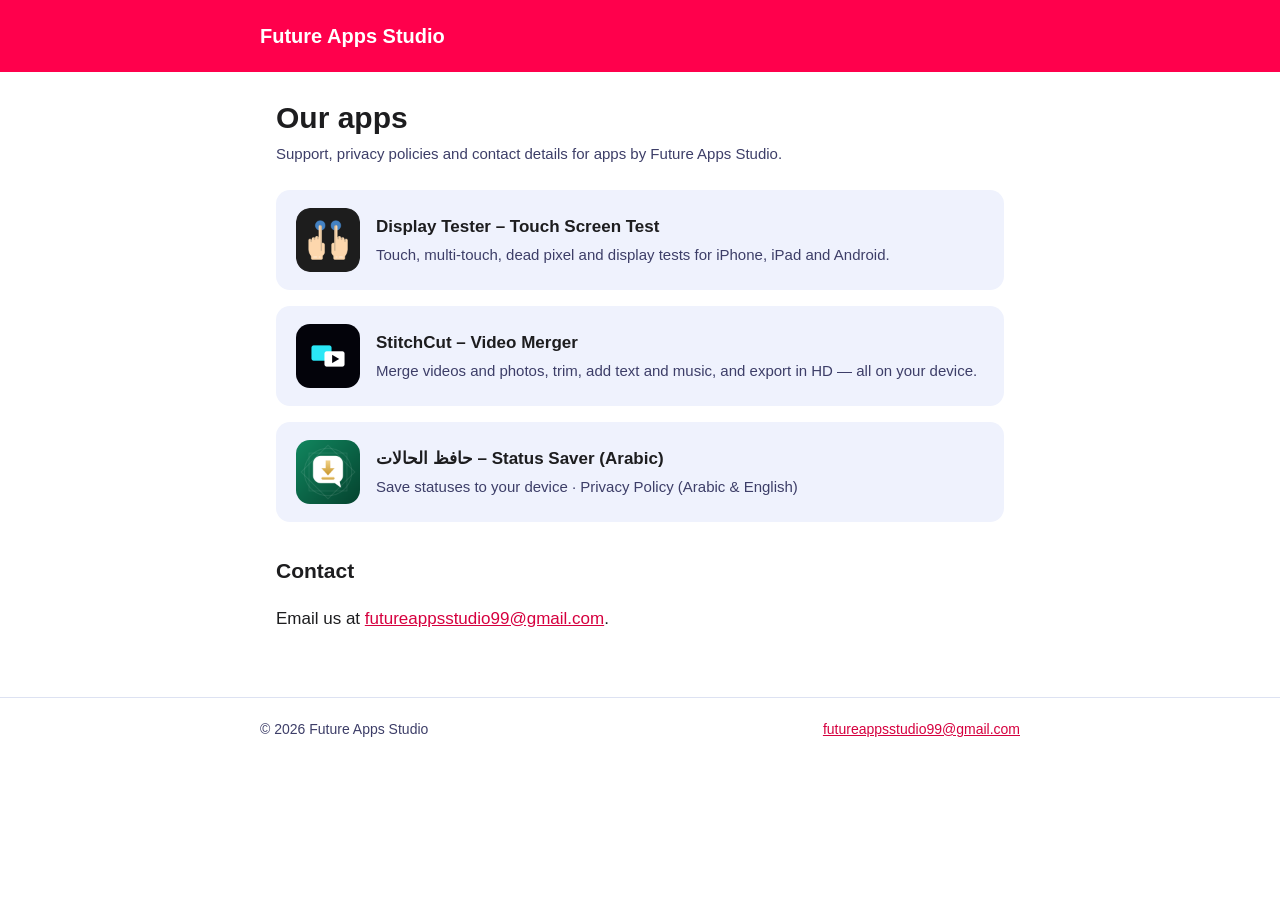
<file: index.html>
<!doctype html>
<html lang="en">
<head>
  <meta charset="utf-8">
  <meta name="viewport" content="width=device-width, initial-scale=1">
  <title>Future Apps Studio</title>
  <meta name="description" content="Apps by Future Apps Studio — support and privacy information.">
  <link rel="stylesheet" href="/assets/style.css">
</head>
<body>
  <header class="site-header">
    <div class="inner">
      <a class="brand" href="/">Future Apps Studio</a>
    </div>
  </header>

  <main>
    <h1>Our apps</h1>
    <p class="meta">Support, privacy policies and contact details for apps by Future Apps Studio.</p>

    <div class="card">
      <a class="app-card" href="/touch-test/">
        <img src="/assets/touch-test-icon.png" alt="" width="64" height="64">
        <div>
          <strong>Display Tester – Touch Screen Test</strong>
          <p>Touch, multi-touch, dead pixel and display tests for iPhone, iPad and Android.</p>
        </div>
      </a>
    </div>

    <div class="card">
      <a class="app-card" href="/stitchcut/">
        <img src="/assets/stitchcut-icon.png" alt="" width="64" height="64">
        <div>
          <strong>StitchCut – Video Merger</strong>
          <p>Merge videos and photos, trim, add text and music, and export in HD — all on your device.</p>
        </div>
      </a>
    </div>

    <div class="card">
      <a class="app-card" href="/status-saver-arabic/privacy-policy/">
        <img src="/assets/status-saver-arabic-icon.png" alt="" width="64" height="64">
        <div>
          <strong>حافظ الحالات – Status Saver (Arabic)</strong>
          <p>Save statuses to your device · Privacy Policy (Arabic &amp; English)</p>
        </div>
      </a>
    </div>

    <h2>Contact</h2>
    <p>Email us at <a href="mailto:futureappsstudio99@gmail.com">futureappsstudio99@gmail.com</a>.</p>
  </main>

  <footer class="site-footer">
    <div class="inner">
      <span>© 2026 Future Apps Studio</span>
      <a href="mailto:futureappsstudio99@gmail.com">futureappsstudio99@gmail.com</a>
    </div>
  </footer>
</body>
</html>
</file>
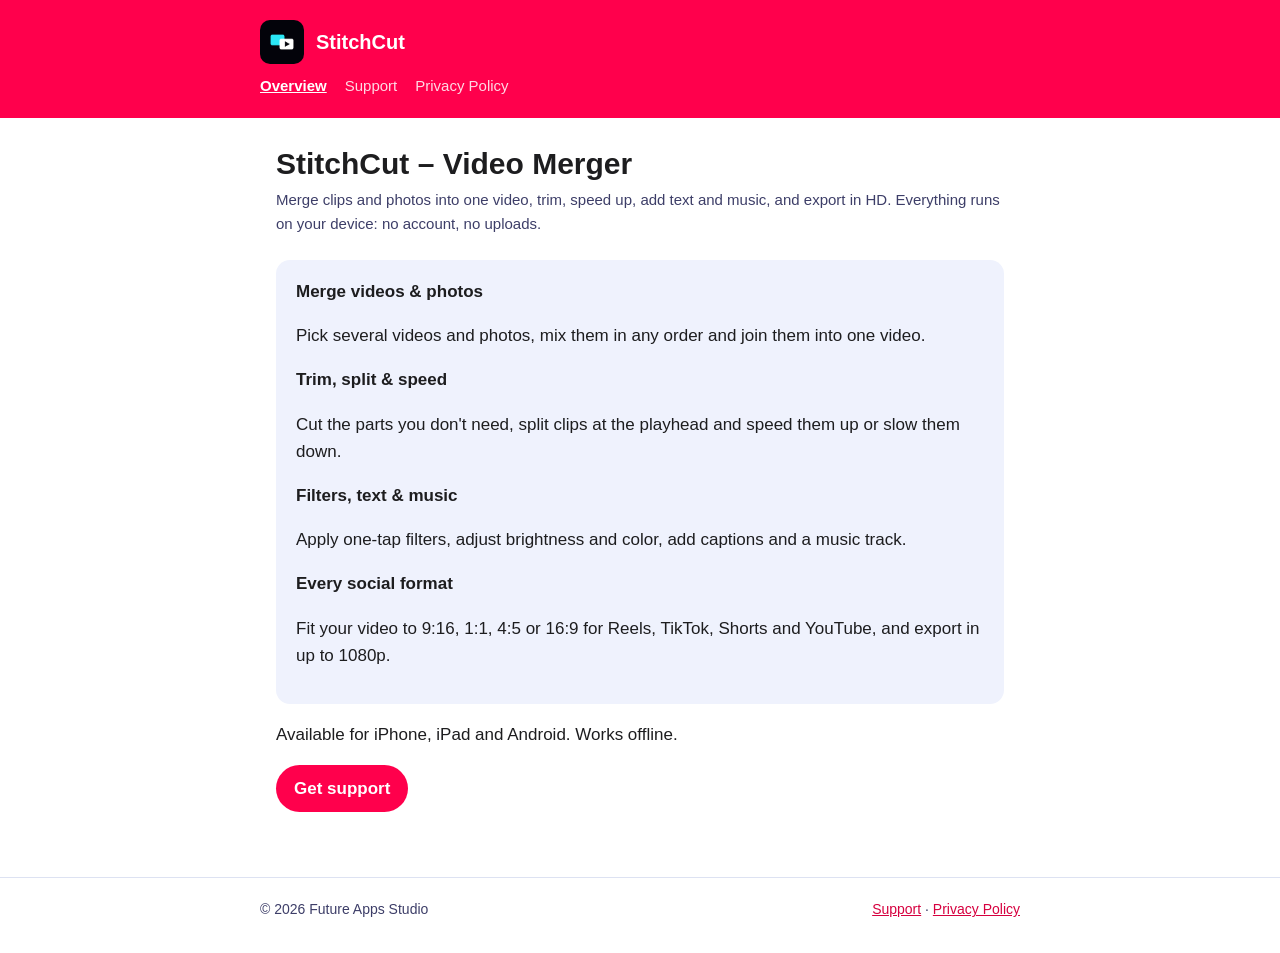
<file: stitchcut/index.html>
<!doctype html>
<html lang="en">
<head>
  <meta charset="utf-8">
  <meta name="viewport" content="width=device-width, initial-scale=1">
  <title>StitchCut – Video Merger</title>
  <meta name="description" content="Merge videos and photos, trim, add text and music, and export in HD. Everything runs on your device.">
  <link rel="stylesheet" href="/assets/style.css">
  <link rel="icon" href="/assets/stitchcut-icon.png">
</head>
<body>
  <header class="site-header">
    <div class="inner">
      <a class="brand" href="/stitchcut/"><img src="/assets/stitchcut-icon.png" alt="" width="44" height="44">StitchCut</a>
      <nav>
        <a href="/stitchcut/" aria-current="page">Overview</a>
        <a href="/stitchcut/support/">Support</a>
        <a href="/stitchcut/privacy-policy/">Privacy Policy</a>
      </nav>
    </div>
  </header>

  <main>
    <h1>StitchCut – Video Merger</h1>
    <p class="meta">Merge clips and photos into one video, trim, speed up, add text and music, and export in HD. Everything runs on your device: no account, no uploads.</p>

    <div class="card">
      <h3>Merge videos &amp; photos</h3>
      <p>Pick several videos and photos, mix them in any order and join them into one video.</p>
      <h3>Trim, split &amp; speed</h3>
      <p>Cut the parts you don't need, split clips at the playhead and speed them up or slow them down.</p>
      <h3>Filters, text &amp; music</h3>
      <p>Apply one-tap filters, adjust brightness and color, add captions and a music track.</p>
      <h3>Every social format</h3>
      <p>Fit your video to 9:16, 1:1, 4:5 or 16:9 for Reels, TikTok, Shorts and YouTube, and export in up to 1080p.</p>
    </div>

    <p>Available for iPhone, iPad and Android. Works offline.</p>

    <p>
      <a class="button" href="/stitchcut/support/">Get support</a>
    </p>
  </main>

  <footer class="site-footer">
    <div class="inner">
      <span>© 2026 Future Apps Studio</span>
      <span><a href="/stitchcut/support/">Support</a> · <a href="/stitchcut/privacy-policy/">Privacy Policy</a></span>
    </div>
  </footer>
</body>
</html>
</file>
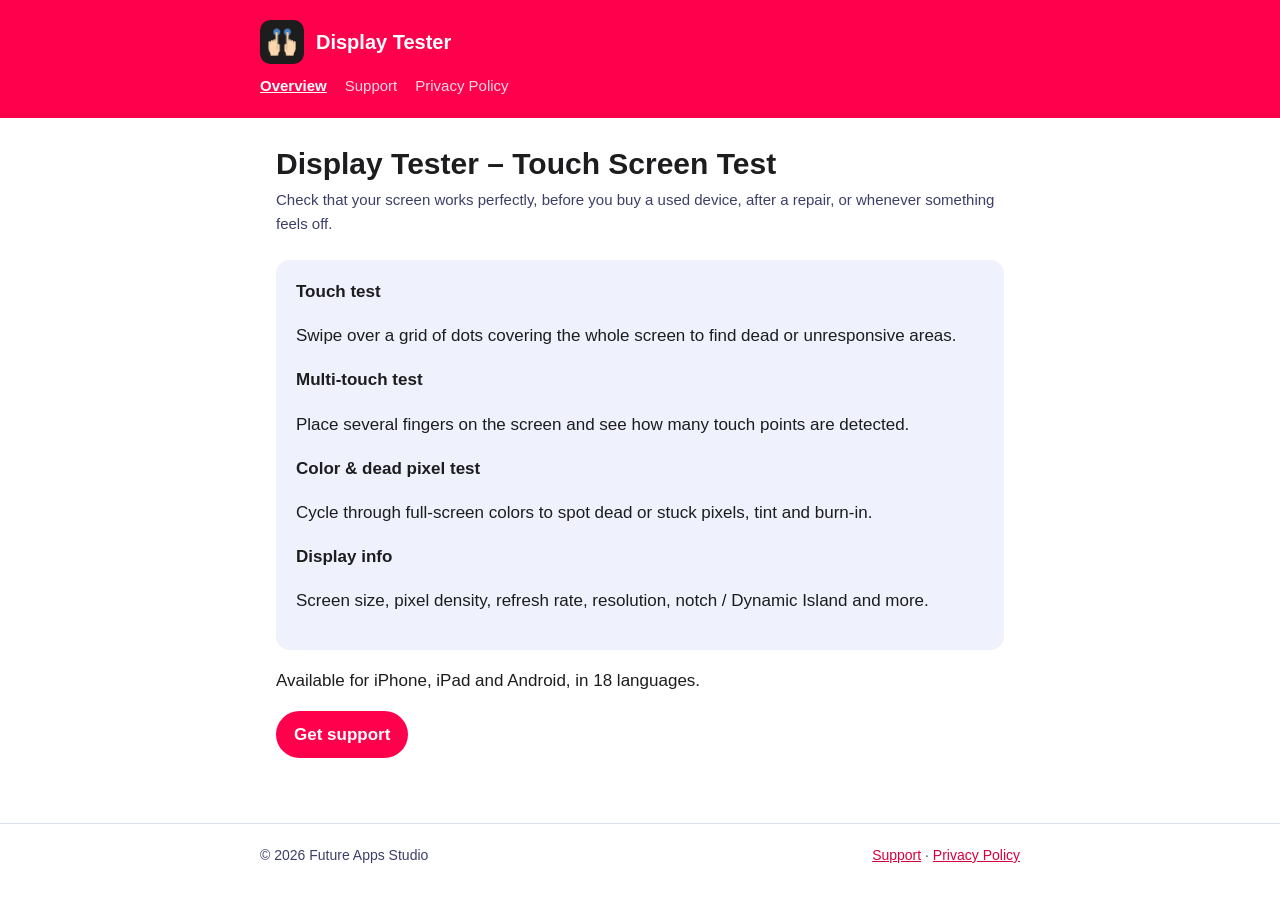
<file: touch-test/index.html>
<!doctype html>
<html lang="en">
<head>
  <meta charset="utf-8">
  <meta name="viewport" content="width=device-width, initial-scale=1">
  <title>Display Tester – Touch Screen Test</title>
  <meta name="description" content="Test touch, multi-touch and colors on your screen, and see detailed display information.">
  <link rel="stylesheet" href="/assets/style.css">
  <link rel="icon" href="/assets/touch-test-icon.png">
</head>
<body>
  <header class="site-header">
    <div class="inner">
      <a class="brand" href="/touch-test/"><img src="/assets/touch-test-icon.png" alt="" width="44" height="44">Display Tester</a>
      <nav>
        <a href="/touch-test/" aria-current="page">Overview</a>
        <a href="/touch-test/support/">Support</a>
        <a href="/touch-test/privacy-policy/">Privacy Policy</a>
      </nav>
    </div>
  </header>

  <main>
    <h1>Display Tester – Touch Screen Test</h1>
    <p class="meta">Check that your screen works perfectly, before you buy a used device, after a repair, or whenever something feels off.</p>

    <div class="card">
      <h3>Touch test</h3>
      <p>Swipe over a grid of dots covering the whole screen to find dead or unresponsive areas.</p>
      <h3>Multi-touch test</h3>
      <p>Place several fingers on the screen and see how many touch points are detected.</p>
      <h3>Color &amp; dead pixel test</h3>
      <p>Cycle through full-screen colors to spot dead or stuck pixels, tint and burn-in.</p>
      <h3>Display info</h3>
      <p>Screen size, pixel density, refresh rate, resolution, notch / Dynamic Island and more.</p>
    </div>

    <p>Available for iPhone, iPad and Android, in 18 languages.</p>

    <p>
      <a class="button" href="/touch-test/support/">Get support</a>
    </p>
  </main>

  <footer class="site-footer">
    <div class="inner">
      <span>© 2026 Future Apps Studio</span>
      <span><a href="/touch-test/support/">Support</a> · <a href="/touch-test/privacy-policy/">Privacy Policy</a></span>
    </div>
  </footer>
</body>
</html>
</file>
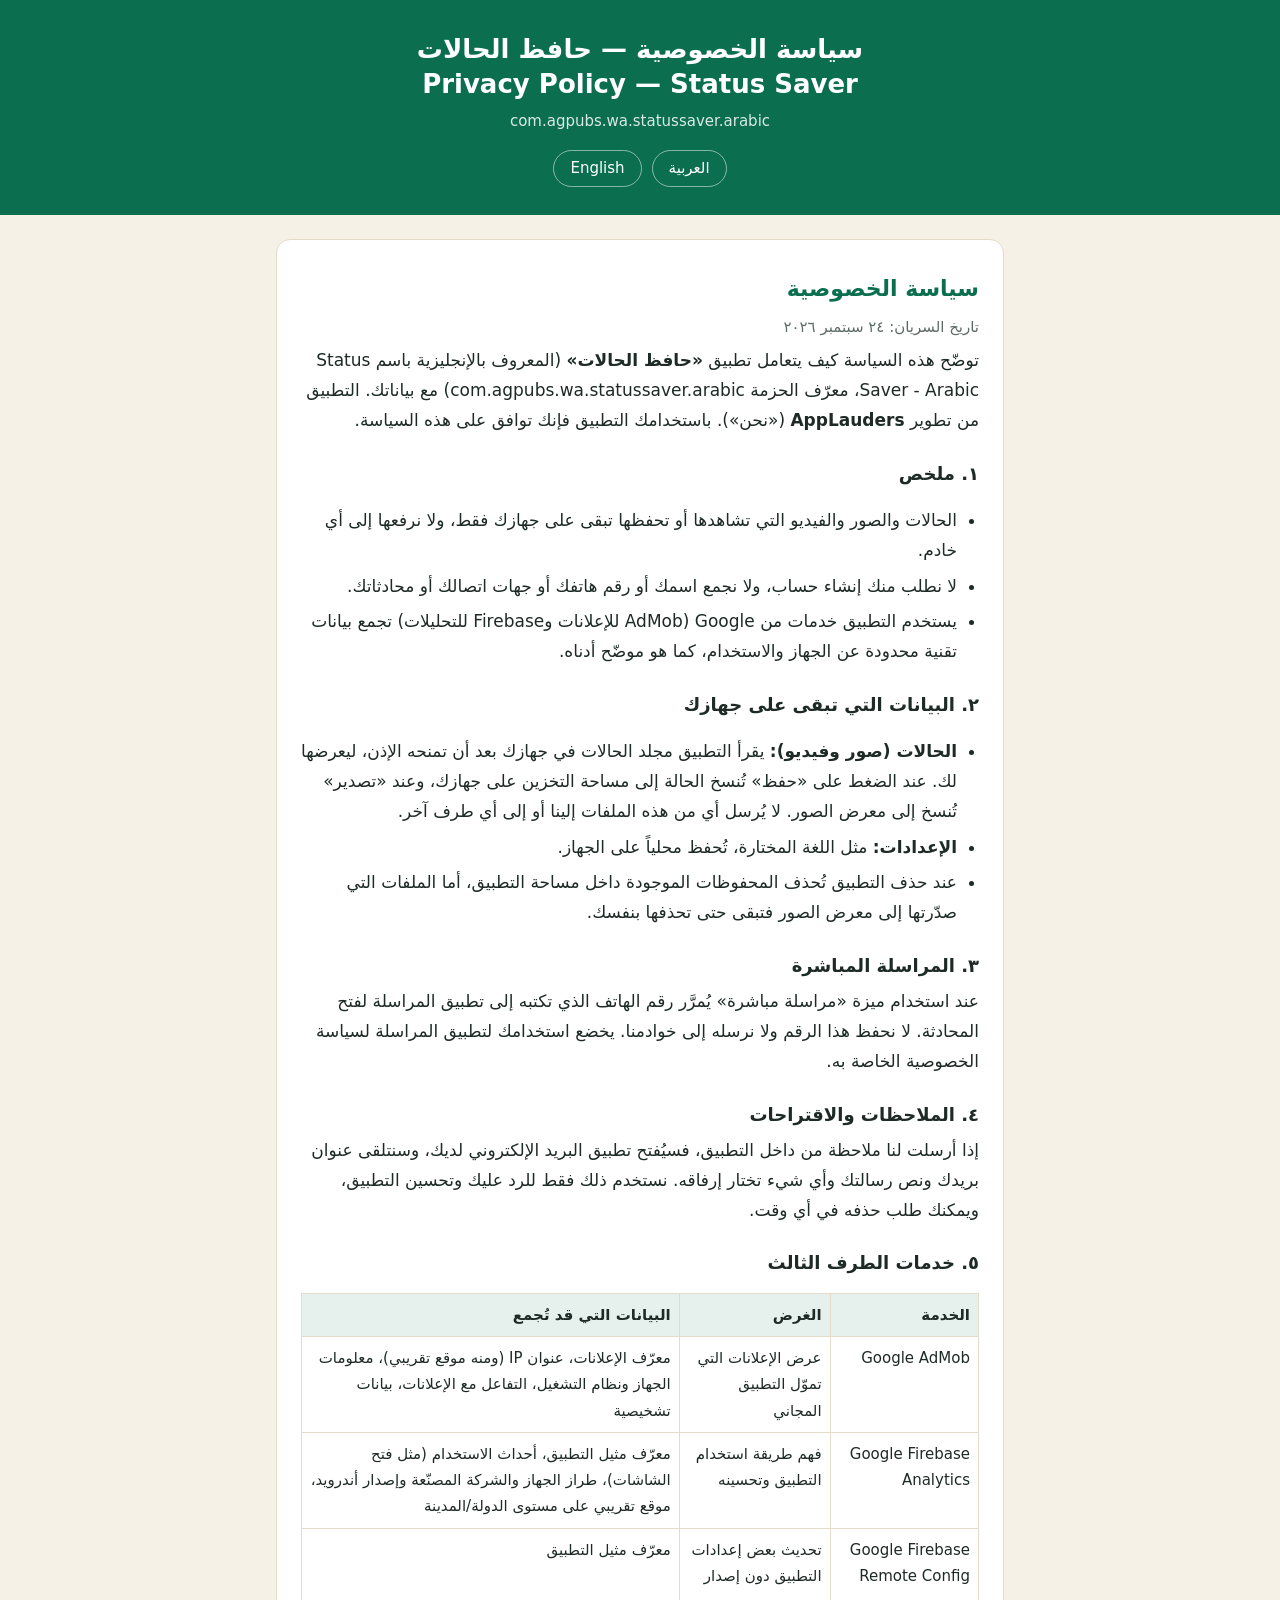
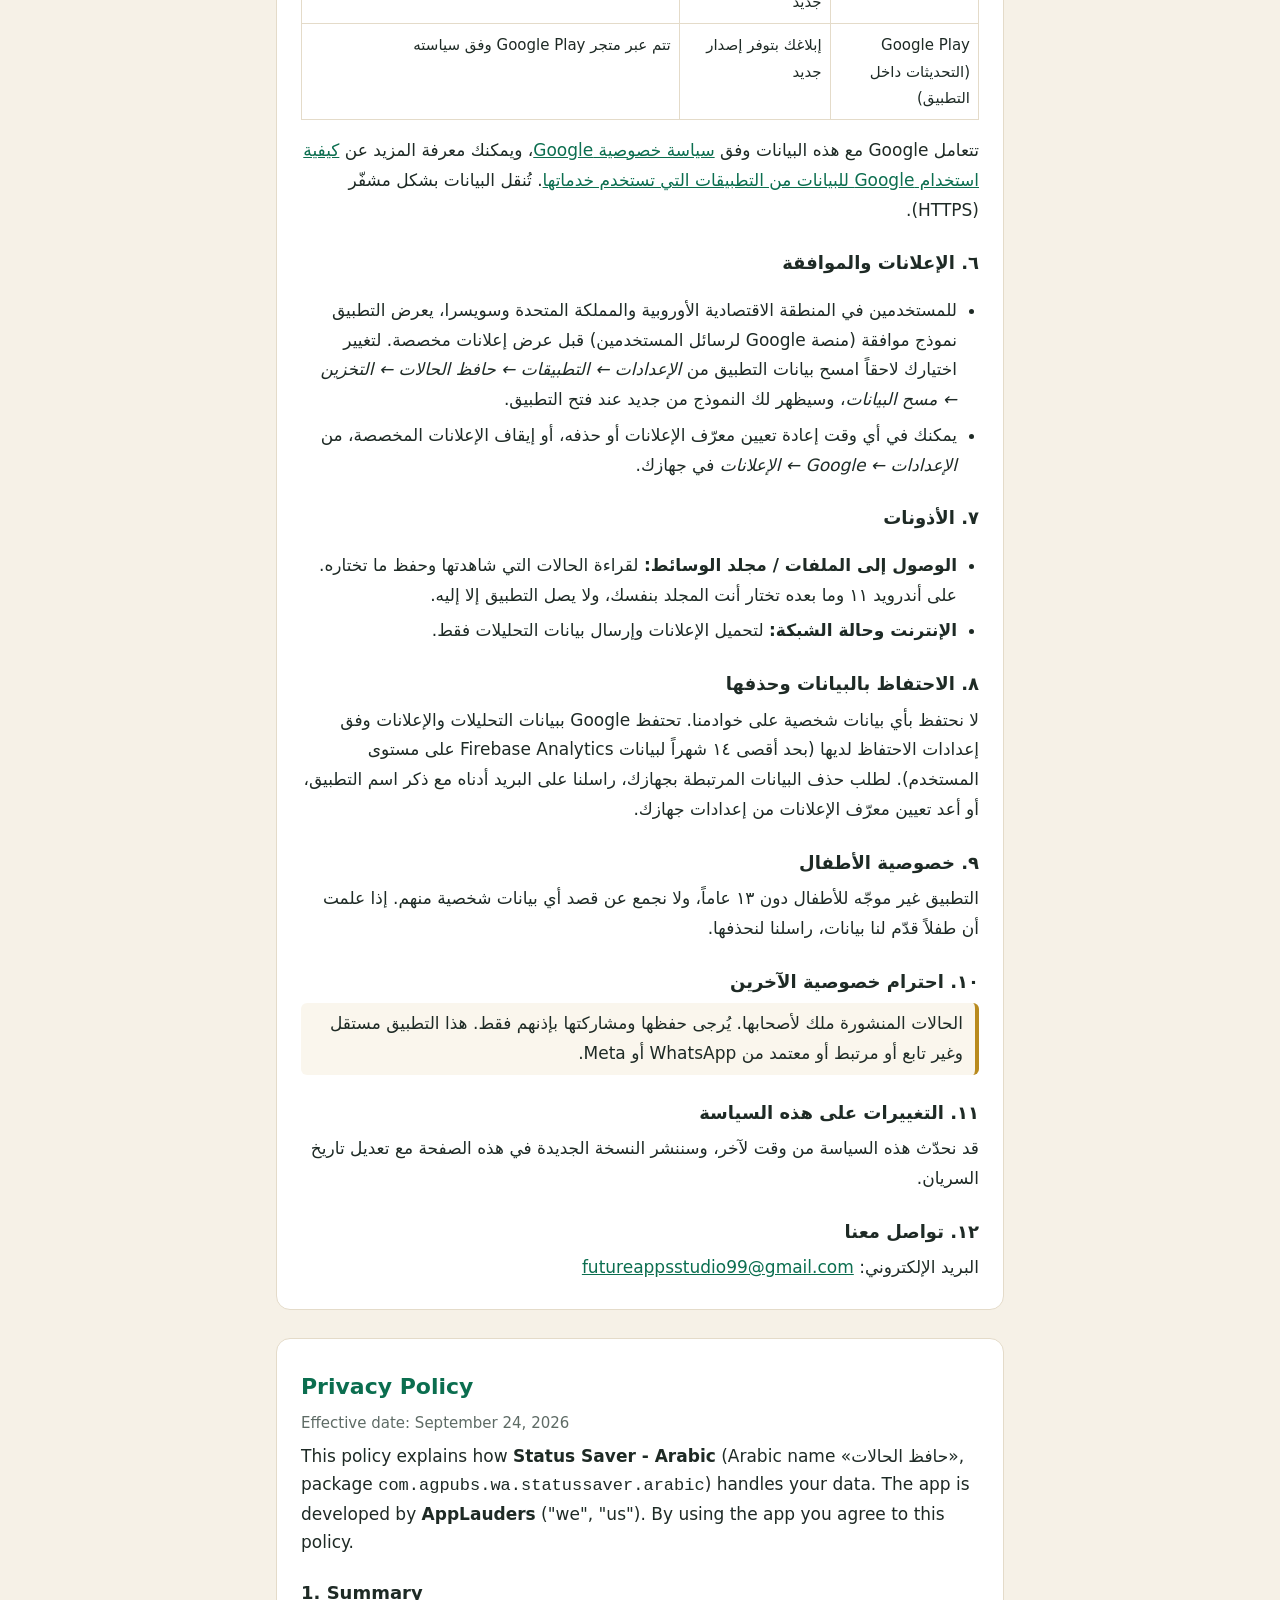
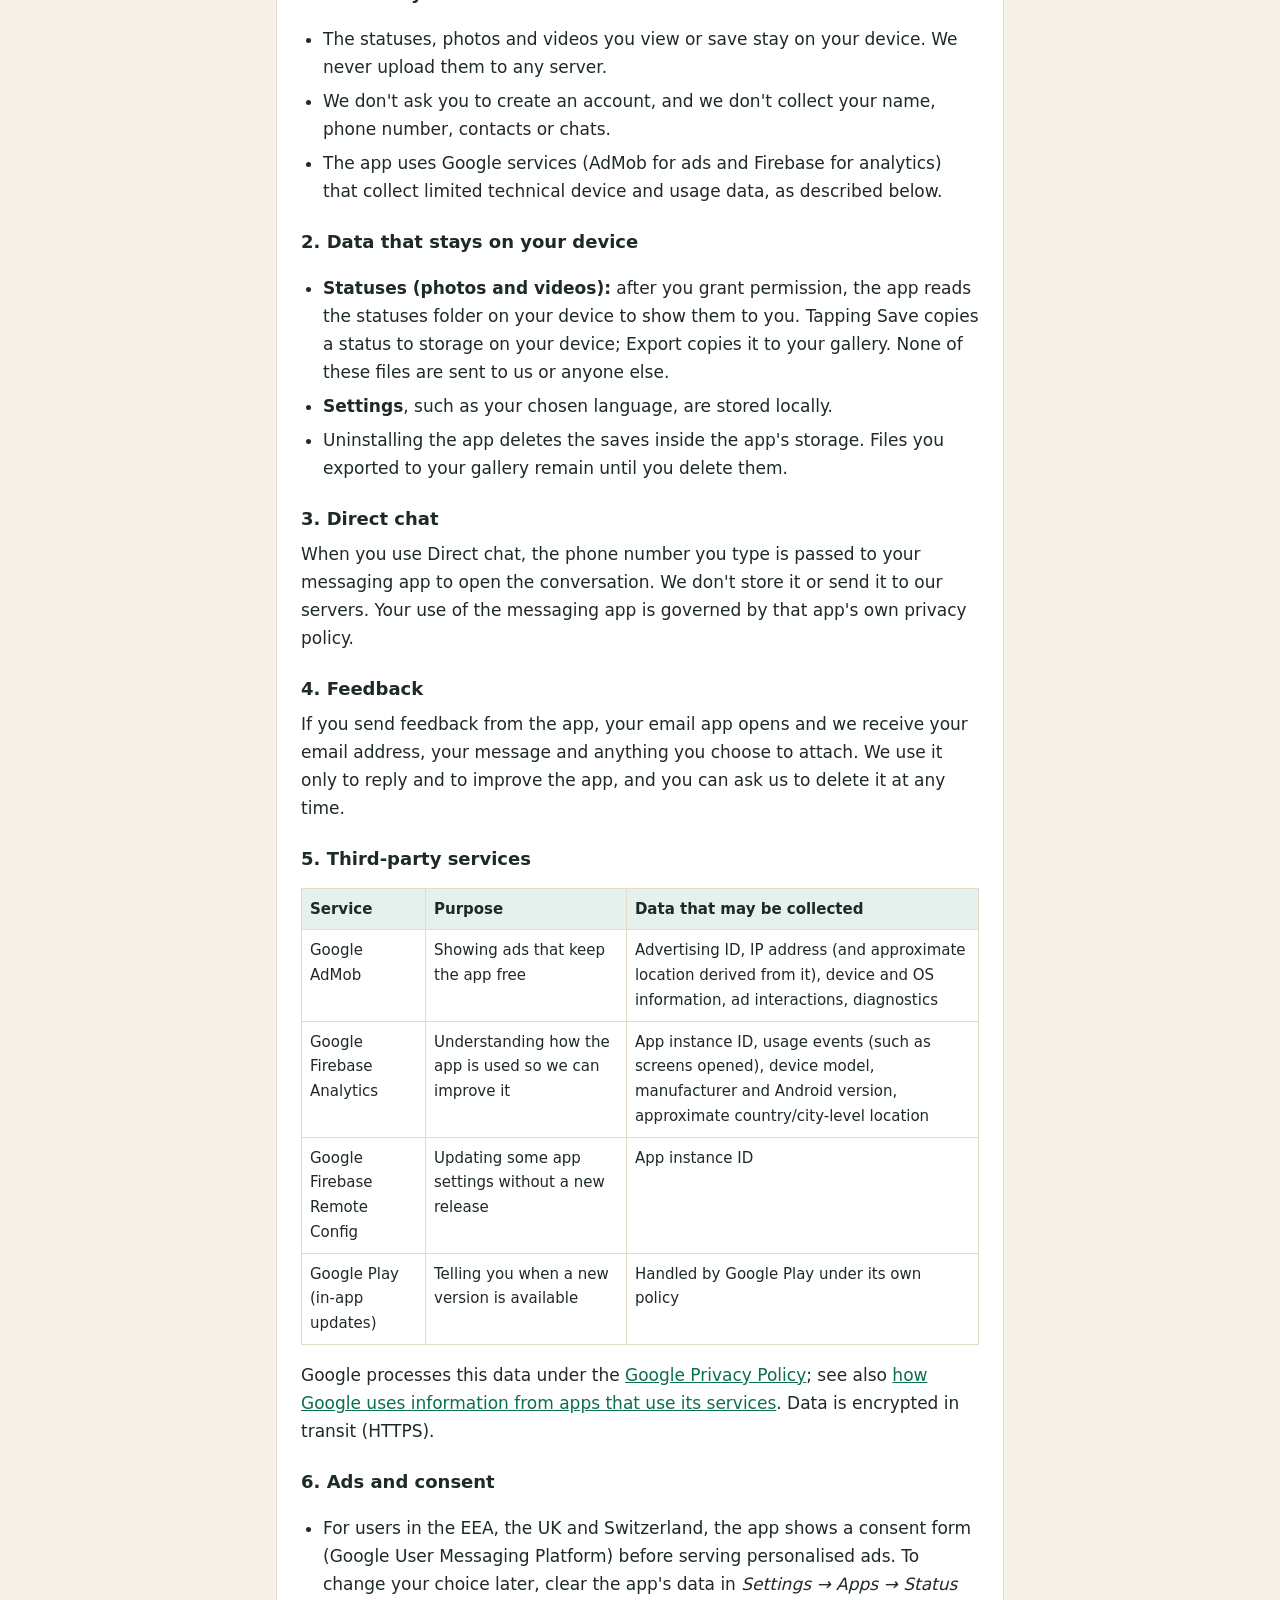
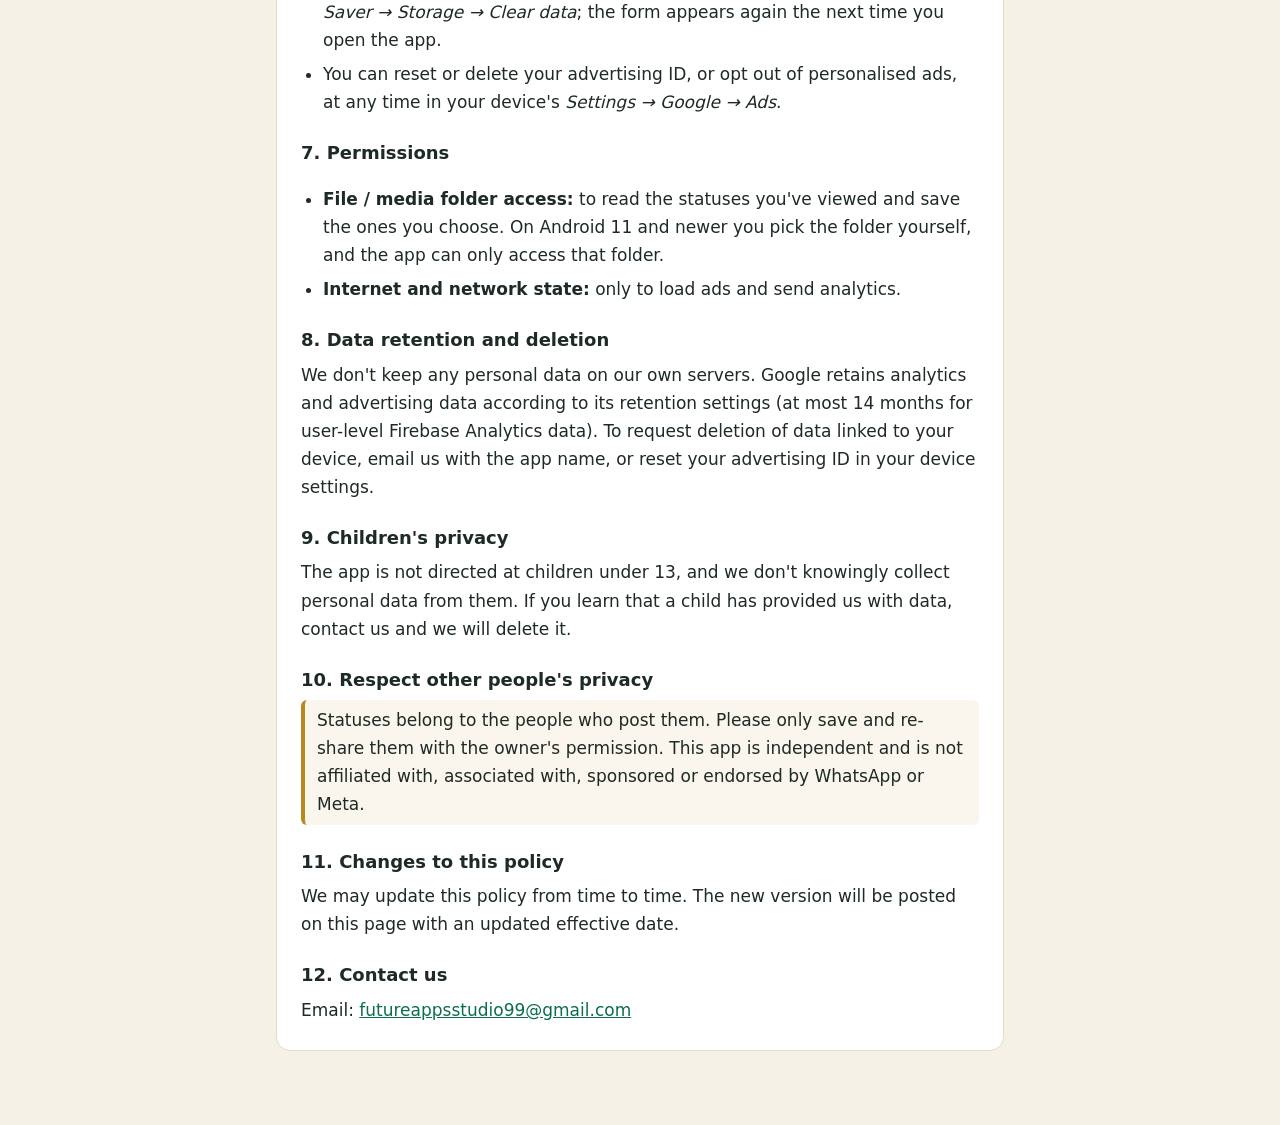
<file: status-saver-arabic/privacy-policy/index.html>
<!doctype html>
<html lang="ar" dir="rtl">
<head>
<meta charset="utf-8">
<meta name="viewport" content="width=device-width, initial-scale=1">
<title>سياسة الخصوصية — حافظ الحالات | Privacy Policy — Status Saver</title>
<meta name="description" content="Privacy policy for حافظ الحالات / Status Saver - Arabic (com.agpubs.wa.statussaver.arabic)">
<style>
:root{--bg:#F6F1E7;--card:#fff;--ink:#1E2A25;--muted:#5E6B65;--emerald:#0B6E4F;--gold:#B88A1E;--line:#E4DBC9}
@media (prefers-color-scheme:dark){:root{--bg:#101613;--card:#18211D;--ink:#E7EDE9;--muted:#9AA7A1;--emerald:#3CC48E;--gold:#E0B85A;--line:#2A3530}}
*{box-sizing:border-box}
body{margin:0;background:var(--bg);color:var(--ink);font:17px/1.75 "Geeza Pro","Segoe UI","Noto Naskh Arabic",Tahoma,system-ui,sans-serif}
header{background:#0B6E4F;color:#fff;padding:32px 16px 28px;text-align:center}
header h1{margin:0;font-size:26px;line-height:1.35}
header p{margin:6px 0 0;opacity:.85;font-size:15px}
nav{margin-top:16px;display:flex;gap:10px;justify-content:center}
nav a{color:#fff;border:1px solid rgba(255,255,255,.5);border-radius:999px;padding:4px 16px;text-decoration:none;font-size:15px}
main{max-width:760px;margin:0 auto;padding:24px 16px 48px}
section.lang{background:var(--card);border:1px solid var(--line);border-radius:14px;padding:8px 24px 20px;margin-bottom:28px}
section.lang[dir=ltr]{font-family:"Segoe UI",system-ui,-apple-system,Roboto,sans-serif;line-height:1.65}
h2{color:var(--emerald);font-size:22px;margin:22px 0 4px}
h3{font-size:18px;margin:22px 0 4px}
p,li{margin:6px 0}
ul{padding-inline-start:22px}
.meta{color:var(--muted);font-size:15px}
a{color:var(--emerald)}
table{width:100%;border-collapse:collapse;font-size:15px;margin:10px 0}
th,td{border:1px solid var(--line);padding:8px;text-align:start;vertical-align:top}
th{background:color-mix(in srgb,var(--emerald) 10%,transparent)}
.wrap{overflow-x:auto}
.note{border-inline-start:4px solid var(--gold);padding:6px 12px;background:color-mix(in srgb,var(--gold) 8%,transparent);border-radius:6px}
</style>
</head>
<body>
<header>
  <h1>سياسة الخصوصية — حافظ الحالات<br><span dir="ltr">Privacy Policy — Status Saver</span></h1>
  <p dir="ltr">com.agpubs.wa.statussaver.arabic</p>
  <nav><a href="#ar">العربية</a><a href="#en" lang="en">English</a></nav>
</header>
<main>

<!-- ───────────────────────── العربية ───────────────────────── -->
<section class="lang" id="ar" lang="ar" dir="rtl">
<h2>سياسة الخصوصية</h2>
<p class="meta">تاريخ السريان: ٢٤ سبتمبر ٢٠٢٦</p>

<p>توضّح هذه السياسة كيف يتعامل تطبيق <strong>«حافظ الحالات»</strong> (المعروف بالإنجليزية باسم Status Saver - Arabic، معرّف الحزمة <span dir="ltr">com.agpubs.wa.statussaver.arabic</span>) مع بياناتك. التطبيق من تطوير <strong>AppLauders</strong> («نحن»). باستخدامك التطبيق فإنك توافق على هذه السياسة.</p>

<h3>١. ملخص</h3>
<ul>
  <li>الحالات والصور والفيديو التي تشاهدها أو تحفظها تبقى على جهازك فقط، ولا نرفعها إلى أي خادم.</li>
  <li>لا نطلب منك إنشاء حساب، ولا نجمع اسمك أو رقم هاتفك أو جهات اتصالك أو محادثاتك.</li>
  <li>يستخدم التطبيق خدمات من Google (‏AdMob للإعلانات وFirebase للتحليلات) تجمع بيانات تقنية محدودة عن الجهاز والاستخدام، كما هو موضّح أدناه.</li>
</ul>

<h3>٢. البيانات التي تبقى على جهازك</h3>
<ul>
  <li><strong>الحالات (صور وفيديو):</strong> يقرأ التطبيق مجلد الحالات في جهازك بعد أن تمنحه الإذن، ليعرضها لك. عند الضغط على «حفظ» تُنسخ الحالة إلى مساحة التخزين على جهازك، وعند «تصدير» تُنسخ إلى معرض الصور. لا يُرسل أي من هذه الملفات إلينا أو إلى أي طرف آخر.</li>
  <li><strong>الإعدادات:</strong> مثل اللغة المختارة، تُحفظ محلياً على الجهاز.</li>
  <li>عند حذف التطبيق تُحذف المحفوظات الموجودة داخل مساحة التطبيق، أما الملفات التي صدّرتها إلى معرض الصور فتبقى حتى تحذفها بنفسك.</li>
</ul>

<h3>٣. المراسلة المباشرة</h3>
<p>عند استخدام ميزة «مراسلة مباشرة» يُمرَّر رقم الهاتف الذي تكتبه إلى تطبيق المراسلة لفتح المحادثة. لا نحفظ هذا الرقم ولا نرسله إلى خوادمنا. يخضع استخدامك لتطبيق المراسلة لسياسة الخصوصية الخاصة به.</p>

<h3>٤. الملاحظات والاقتراحات</h3>
<p>إذا أرسلت لنا ملاحظة من داخل التطبيق، فسيُفتح تطبيق البريد الإلكتروني لديك، وسنتلقى عنوان بريدك ونص رسالتك وأي شيء تختار إرفاقه. نستخدم ذلك فقط للرد عليك وتحسين التطبيق، ويمكنك طلب حذفه في أي وقت.</p>

<h3>٥. خدمات الطرف الثالث</h3>
<div class="wrap"><table>
<tr><th>الخدمة</th><th>الغرض</th><th>البيانات التي قد تُجمع</th></tr>
<tr><td>Google AdMob</td><td>عرض الإعلانات التي تموّل التطبيق المجاني</td><td>معرّف الإعلانات، عنوان IP (ومنه موقع تقريبي)، معلومات الجهاز ونظام التشغيل، التفاعل مع الإعلانات، بيانات تشخيصية</td></tr>
<tr><td>Google Firebase Analytics</td><td>فهم طريقة استخدام التطبيق وتحسينه</td><td>معرّف مثيل التطبيق، أحداث الاستخدام (مثل فتح الشاشات)، طراز الجهاز والشركة المصنّعة وإصدار أندرويد، موقع تقريبي على مستوى الدولة/المدينة</td></tr>
<tr><td>Google Firebase Remote Config</td><td>تحديث بعض إعدادات التطبيق دون إصدار جديد</td><td>معرّف مثيل التطبيق</td></tr>
<tr><td>Google Play (التحديثات داخل التطبيق)</td><td>إبلاغك بتوفر إصدار جديد</td><td>تتم عبر متجر Google Play وفق سياسته</td></tr>
</table></div>
<p>تتعامل Google مع هذه البيانات وفق <a href="https://policies.google.com/privacy">سياسة خصوصية Google</a>، ويمكنك معرفة المزيد عن <a href="https://policies.google.com/technologies/partner-sites">كيفية استخدام Google للبيانات من التطبيقات التي تستخدم خدماتها</a>. تُنقل البيانات بشكل مشفّر (HTTPS).</p>

<h3>٦. الإعلانات والموافقة</h3>
<ul>
  <li>للمستخدمين في المنطقة الاقتصادية الأوروبية والمملكة المتحدة وسويسرا، يعرض التطبيق نموذج موافقة (منصة Google لرسائل المستخدمين) قبل عرض إعلانات مخصصة. لتغيير اختيارك لاحقاً امسح بيانات التطبيق من <em>الإعدادات ← التطبيقات ← حافظ الحالات ← التخزين ← مسح البيانات</em>، وسيظهر لك النموذج من جديد عند فتح التطبيق.</li>
  <li>يمكنك في أي وقت إعادة تعيين معرّف الإعلانات أو حذفه، أو إيقاف الإعلانات المخصصة، من <em>الإعدادات ← Google ← الإعلانات</em> في جهازك.</li>
</ul>

<h3>٧. الأذونات</h3>
<ul>
  <li><strong>الوصول إلى الملفات / مجلد الوسائط:</strong> لقراءة الحالات التي شاهدتها وحفظ ما تختاره. على أندرويد ١١ وما بعده تختار أنت المجلد بنفسك، ولا يصل التطبيق إلا إليه.</li>
  <li><strong>الإنترنت وحالة الشبكة:</strong> لتحميل الإعلانات وإرسال بيانات التحليلات فقط.</li>
</ul>

<h3>٨. الاحتفاظ بالبيانات وحذفها</h3>
<p>لا نحتفظ بأي بيانات شخصية على خوادمنا. تحتفظ Google ببيانات التحليلات والإعلانات وفق إعدادات الاحتفاظ لديها (بحد أقصى ١٤ شهراً لبيانات Firebase Analytics على مستوى المستخدم). لطلب حذف البيانات المرتبطة بجهازك، راسلنا على البريد أدناه مع ذكر اسم التطبيق، أو أعد تعيين معرّف الإعلانات من إعدادات جهازك.</p>

<h3>٩. خصوصية الأطفال</h3>
<p>التطبيق غير موجّه للأطفال دون ١٣ عاماً، ولا نجمع عن قصد أي بيانات شخصية منهم. إذا علمت أن طفلاً قدّم لنا بيانات، راسلنا لنحذفها.</p>

<h3>١٠. احترام خصوصية الآخرين</h3>
<p class="note">الحالات المنشورة ملك لأصحابها. يُرجى حفظها ومشاركتها بإذنهم فقط. هذا التطبيق مستقل وغير تابع أو مرتبط أو معتمد من WhatsApp أو Meta.</p>

<h3>١١. التغييرات على هذه السياسة</h3>
<p>قد نحدّث هذه السياسة من وقت لآخر، وسننشر النسخة الجديدة في هذه الصفحة مع تعديل تاريخ السريان.</p>

<h3>١٢. تواصل معنا</h3>
<p>البريد الإلكتروني: <a href="mailto:futureappsstudio99@gmail.com" dir="ltr">futureappsstudio99@gmail.com</a></p>
</section>

<!-- ───────────────────────── English ───────────────────────── -->
<section class="lang" id="en" lang="en" dir="ltr">
<h2>Privacy Policy</h2>
<p class="meta">Effective date: September 24, 2026</p>

<p>This policy explains how <strong>Status Saver - Arabic</strong> (Arabic name «حافظ الحالات», package <code>com.agpubs.wa.statussaver.arabic</code>) handles your data. The app is developed by <strong>AppLauders</strong> ("we", "us"). By using the app you agree to this policy.</p>

<h3>1. Summary</h3>
<ul>
  <li>The statuses, photos and videos you view or save stay on your device. We never upload them to any server.</li>
  <li>We don't ask you to create an account, and we don't collect your name, phone number, contacts or chats.</li>
  <li>The app uses Google services (AdMob for ads and Firebase for analytics) that collect limited technical device and usage data, as described below.</li>
</ul>

<h3>2. Data that stays on your device</h3>
<ul>
  <li><strong>Statuses (photos and videos):</strong> after you grant permission, the app reads the statuses folder on your device to show them to you. Tapping Save copies a status to storage on your device; Export copies it to your gallery. None of these files are sent to us or anyone else.</li>
  <li><strong>Settings</strong>, such as your chosen language, are stored locally.</li>
  <li>Uninstalling the app deletes the saves inside the app's storage. Files you exported to your gallery remain until you delete them.</li>
</ul>

<h3>3. Direct chat</h3>
<p>When you use Direct chat, the phone number you type is passed to your messaging app to open the conversation. We don't store it or send it to our servers. Your use of the messaging app is governed by that app's own privacy policy.</p>

<h3>4. Feedback</h3>
<p>If you send feedback from the app, your email app opens and we receive your email address, your message and anything you choose to attach. We use it only to reply and to improve the app, and you can ask us to delete it at any time.</p>

<h3>5. Third-party services</h3>
<div class="wrap"><table>
<tr><th>Service</th><th>Purpose</th><th>Data that may be collected</th></tr>
<tr><td>Google AdMob</td><td>Showing ads that keep the app free</td><td>Advertising ID, IP address (and approximate location derived from it), device and OS information, ad interactions, diagnostics</td></tr>
<tr><td>Google Firebase Analytics</td><td>Understanding how the app is used so we can improve it</td><td>App instance ID, usage events (such as screens opened), device model, manufacturer and Android version, approximate country/city-level location</td></tr>
<tr><td>Google Firebase Remote Config</td><td>Updating some app settings without a new release</td><td>App instance ID</td></tr>
<tr><td>Google Play (in-app updates)</td><td>Telling you when a new version is available</td><td>Handled by Google Play under its own policy</td></tr>
</table></div>
<p>Google processes this data under the <a href="https://policies.google.com/privacy">Google Privacy Policy</a>; see also <a href="https://policies.google.com/technologies/partner-sites">how Google uses information from apps that use its services</a>. Data is encrypted in transit (HTTPS).</p>

<h3>6. Ads and consent</h3>
<ul>
  <li>For users in the EEA, the UK and Switzerland, the app shows a consent form (Google User Messaging Platform) before serving personalised ads. To change your choice later, clear the app's data in <em>Settings → Apps → Status Saver → Storage → Clear data</em>; the form appears again the next time you open the app.</li>
  <li>You can reset or delete your advertising ID, or opt out of personalised ads, at any time in your device's <em>Settings → Google → Ads</em>.</li>
</ul>

<h3>7. Permissions</h3>
<ul>
  <li><strong>File / media folder access:</strong> to read the statuses you've viewed and save the ones you choose. On Android 11 and newer you pick the folder yourself, and the app can only access that folder.</li>
  <li><strong>Internet and network state:</strong> only to load ads and send analytics.</li>
</ul>

<h3>8. Data retention and deletion</h3>
<p>We don't keep any personal data on our own servers. Google retains analytics and advertising data according to its retention settings (at most 14 months for user-level Firebase Analytics data). To request deletion of data linked to your device, email us with the app name, or reset your advertising ID in your device settings.</p>

<h3>9. Children's privacy</h3>
<p>The app is not directed at children under 13, and we don't knowingly collect personal data from them. If you learn that a child has provided us with data, contact us and we will delete it.</p>

<h3>10. Respect other people's privacy</h3>
<p class="note">Statuses belong to the people who post them. Please only save and re-share them with the owner's permission. This app is independent and is not affiliated with, associated with, sponsored or endorsed by WhatsApp or Meta.</p>

<h3>11. Changes to this policy</h3>
<p>We may update this policy from time to time. The new version will be posted on this page with an updated effective date.</p>

<h3>12. Contact us</h3>
<p>Email: <a href="mailto:futureappsstudio99@gmail.com">futureappsstudio99@gmail.com</a></p>
</section>

</main>
</body>
</html>
</file>
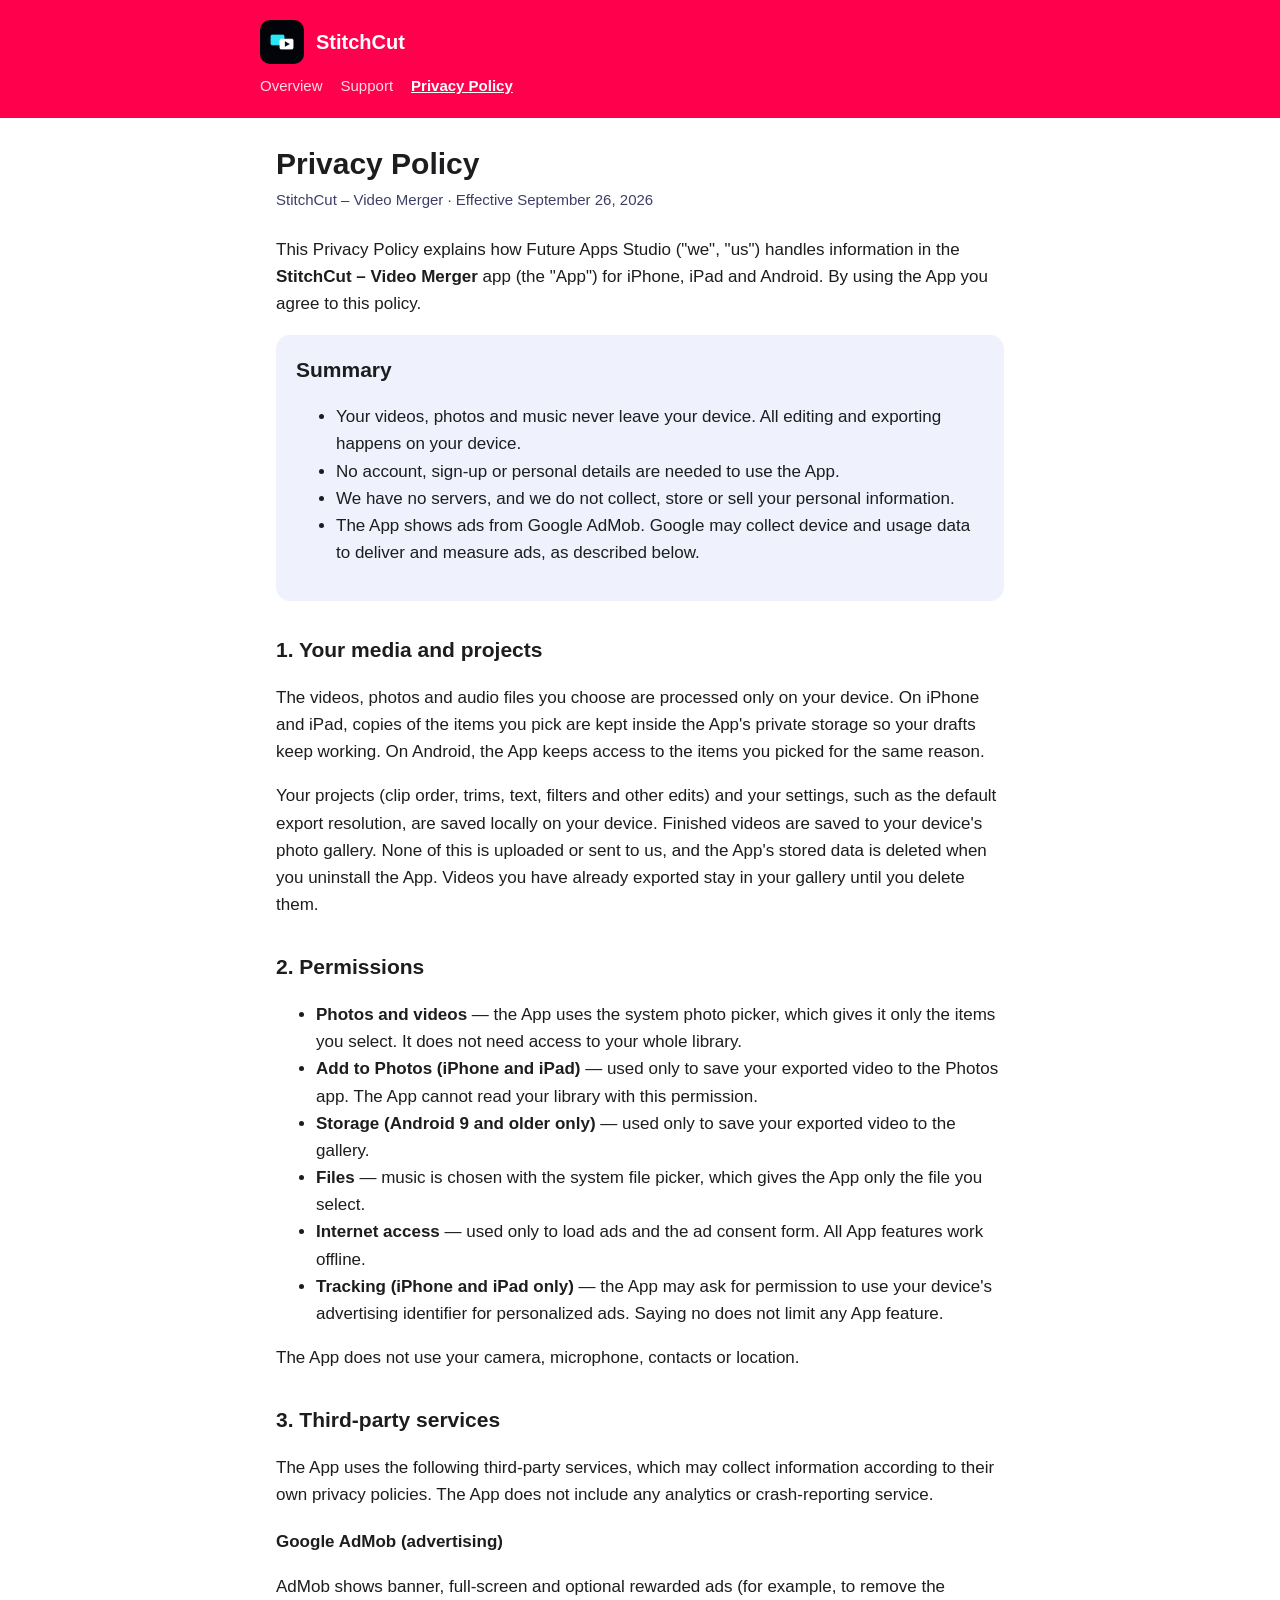
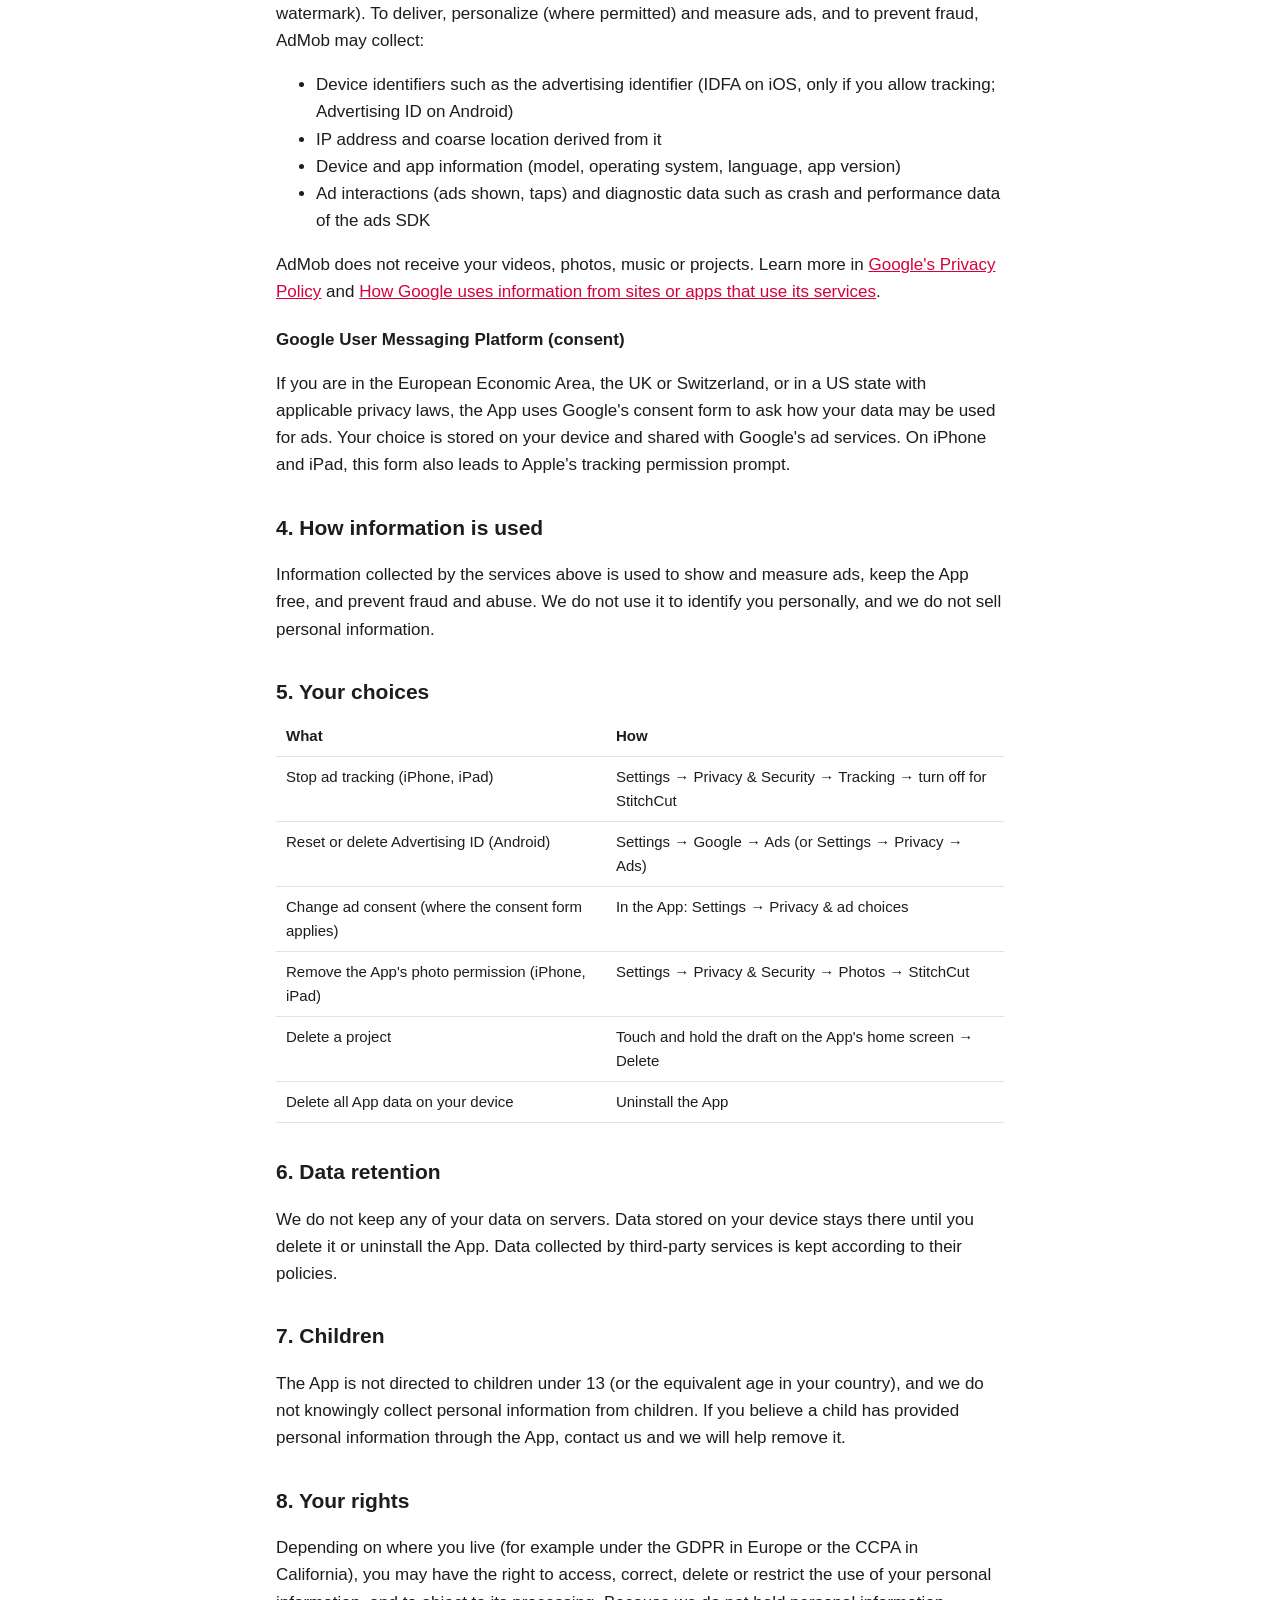
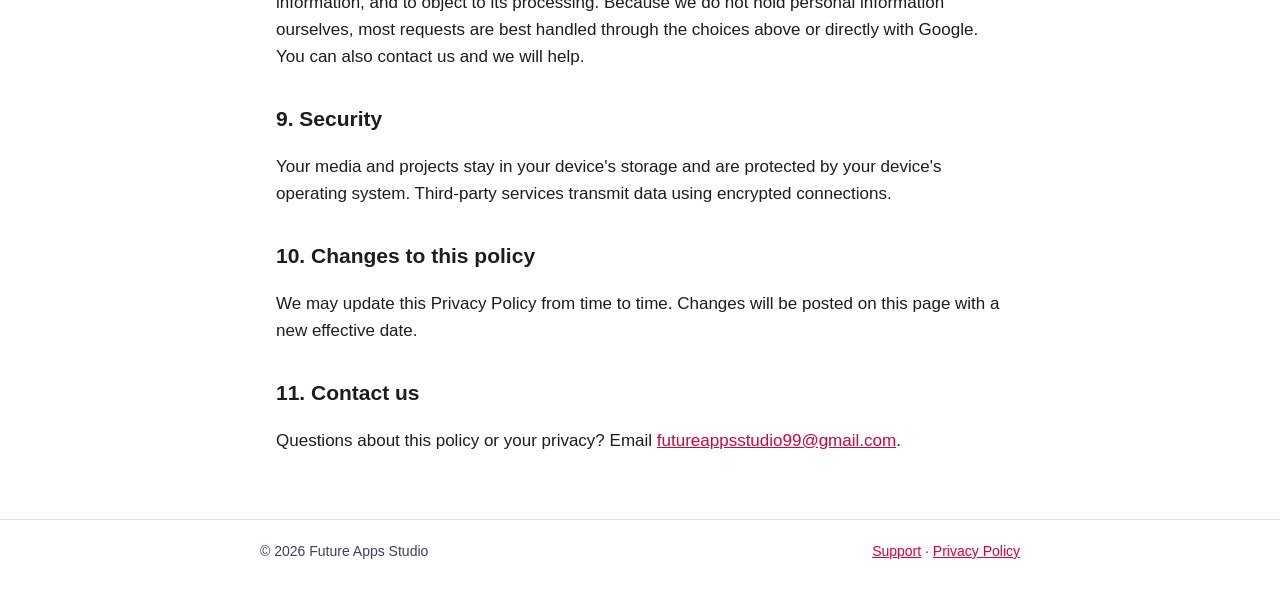
<file: stitchcut/privacy-policy/index.html>
<!doctype html>
<html lang="en">
<head>
  <meta charset="utf-8">
  <meta name="viewport" content="width=device-width, initial-scale=1">
  <title>StitchCut Privacy Policy</title>
  <meta name="description" content="Privacy Policy for StitchCut – Video Merger by Future Apps Studio.">
  <link rel="stylesheet" href="/assets/style.css">
  <link rel="icon" href="/assets/stitchcut-icon.png">
</head>
<body>
  <header class="site-header">
    <div class="inner">
      <a class="brand" href="/stitchcut/"><img src="/assets/stitchcut-icon.png" alt="" width="44" height="44">StitchCut</a>
      <nav>
        <a href="/stitchcut/">Overview</a>
        <a href="/stitchcut/support/">Support</a>
        <a href="/stitchcut/privacy-policy/" aria-current="page">Privacy Policy</a>
      </nav>
    </div>
  </header>

  <main>
    <h1>Privacy Policy</h1>
    <p class="meta">StitchCut – Video Merger · Effective September 26, 2026</p>

    <p>This Privacy Policy explains how Future Apps Studio ("we", "us") handles information in the <strong>StitchCut – Video Merger</strong> app (the "App") for iPhone, iPad and Android. By using the App you agree to this policy.</p>

    <div class="card">
      <h2>Summary</h2>
      <ul>
        <li>Your videos, photos and music never leave your device. All editing and exporting happens on your device.</li>
        <li>No account, sign-up or personal details are needed to use the App.</li>
        <li>We have no servers, and we do not collect, store or sell your personal information.</li>
        <li>The App shows ads from Google AdMob. Google may collect device and usage data to deliver and measure ads, as described below.</li>
      </ul>
    </div>

    <h2>1. Your media and projects</h2>
    <p>The videos, photos and audio files you choose are processed only on your device. On iPhone and iPad, copies of the items you pick are kept inside the App's private storage so your drafts keep working. On Android, the App keeps access to the items you picked for the same reason.</p>
    <p>Your projects (clip order, trims, text, filters and other edits) and your settings, such as the default export resolution, are saved locally on your device. Finished videos are saved to your device's photo gallery. None of this is uploaded or sent to us, and the App's stored data is deleted when you uninstall the App. Videos you have already exported stay in your gallery until you delete them.</p>

    <h2>2. Permissions</h2>
    <ul>
      <li><strong>Photos and videos</strong> — the App uses the system photo picker, which gives it only the items you select. It does not need access to your whole library.</li>
      <li><strong>Add to Photos (iPhone and iPad)</strong> — used only to save your exported video to the Photos app. The App cannot read your library with this permission.</li>
      <li><strong>Storage (Android 9 and older only)</strong> — used only to save your exported video to the gallery.</li>
      <li><strong>Files</strong> — music is chosen with the system file picker, which gives the App only the file you select.</li>
      <li><strong>Internet access</strong> — used only to load ads and the ad consent form. All App features work offline.</li>
      <li><strong>Tracking (iPhone and iPad only)</strong> — the App may ask for permission to use your device's advertising identifier for personalized ads. Saying no does not limit any App feature.</li>
    </ul>
    <p>The App does not use your camera, microphone, contacts or location.</p>

    <h2>3. Third-party services</h2>
    <p>The App uses the following third-party services, which may collect information according to their own privacy policies. The App does not include any analytics or crash-reporting service.</p>

    <h3>Google AdMob (advertising)</h3>
    <p>AdMob shows banner, full-screen and optional rewarded ads (for example, to remove the watermark). To deliver, personalize (where permitted) and measure ads, and to prevent fraud, AdMob may collect:</p>
    <ul>
      <li>Device identifiers such as the advertising identifier (IDFA on iOS, only if you allow tracking; Advertising ID on Android)</li>
      <li>IP address and coarse location derived from it</li>
      <li>Device and app information (model, operating system, language, app version)</li>
      <li>Ad interactions (ads shown, taps) and diagnostic data such as crash and performance data of the ads SDK</li>
    </ul>
    <p>AdMob does not receive your videos, photos, music or projects. Learn more in <a href="https://policies.google.com/privacy">Google's Privacy Policy</a> and <a href="https://policies.google.com/technologies/partner-sites">How Google uses information from sites or apps that use its services</a>.</p>

    <h3>Google User Messaging Platform (consent)</h3>
    <p>If you are in the European Economic Area, the UK or Switzerland, or in a US state with applicable privacy laws, the App uses Google's consent form to ask how your data may be used for ads. Your choice is stored on your device and shared with Google's ad services. On iPhone and iPad, this form also leads to Apple's tracking permission prompt.</p>

    <h2>4. How information is used</h2>
    <p>Information collected by the services above is used to show and measure ads, keep the App free, and prevent fraud and abuse. We do not use it to identify you personally, and we do not sell personal information.</p>

    <h2>5. Your choices</h2>
    <div class="table-wrap">
      <table>
        <thead><tr><th>What</th><th>How</th></tr></thead>
        <tbody>
          <tr><td>Stop ad tracking (iPhone, iPad)</td><td>Settings → Privacy &amp; Security → Tracking → turn off for StitchCut</td></tr>
          <tr><td>Reset or delete Advertising ID (Android)</td><td>Settings → Google → Ads (or Settings → Privacy → Ads)</td></tr>
          <tr><td>Change ad consent (where the consent form applies)</td><td>In the App: Settings → Privacy &amp; ad choices</td></tr>
          <tr><td>Remove the App's photo permission (iPhone, iPad)</td><td>Settings → Privacy &amp; Security → Photos → StitchCut</td></tr>
          <tr><td>Delete a project</td><td>Touch and hold the draft on the App's home screen → Delete</td></tr>
          <tr><td>Delete all App data on your device</td><td>Uninstall the App</td></tr>
        </tbody>
      </table>
    </div>

    <h2>6. Data retention</h2>
    <p>We do not keep any of your data on servers. Data stored on your device stays there until you delete it or uninstall the App. Data collected by third-party services is kept according to their policies.</p>

    <h2>7. Children</h2>
    <p>The App is not directed to children under 13 (or the equivalent age in your country), and we do not knowingly collect personal information from children. If you believe a child has provided personal information through the App, contact us and we will help remove it.</p>

    <h2>8. Your rights</h2>
    <p>Depending on where you live (for example under the GDPR in Europe or the CCPA in California), you may have the right to access, correct, delete or restrict the use of your personal information, and to object to its processing. Because we do not hold personal information ourselves, most requests are best handled through the choices above or directly with Google. You can also contact us and we will help.</p>

    <h2>9. Security</h2>
    <p>Your media and projects stay in your device's storage and are protected by your device's operating system. Third-party services transmit data using encrypted connections.</p>

    <h2>10. Changes to this policy</h2>
    <p>We may update this Privacy Policy from time to time. Changes will be posted on this page with a new effective date.</p>

    <h2>11. Contact us</h2>
    <p>Questions about this policy or your privacy? Email <a href="mailto:futureappsstudio99@gmail.com?subject=StitchCut%20Privacy">futureappsstudio99@gmail.com</a>.</p>
  </main>

  <footer class="site-footer">
    <div class="inner">
      <span>© 2026 Future Apps Studio</span>
      <span><a href="/stitchcut/support/">Support</a> · <a href="/stitchcut/privacy-policy/">Privacy Policy</a></span>
    </div>
  </footer>
</body>
</html>
</file>
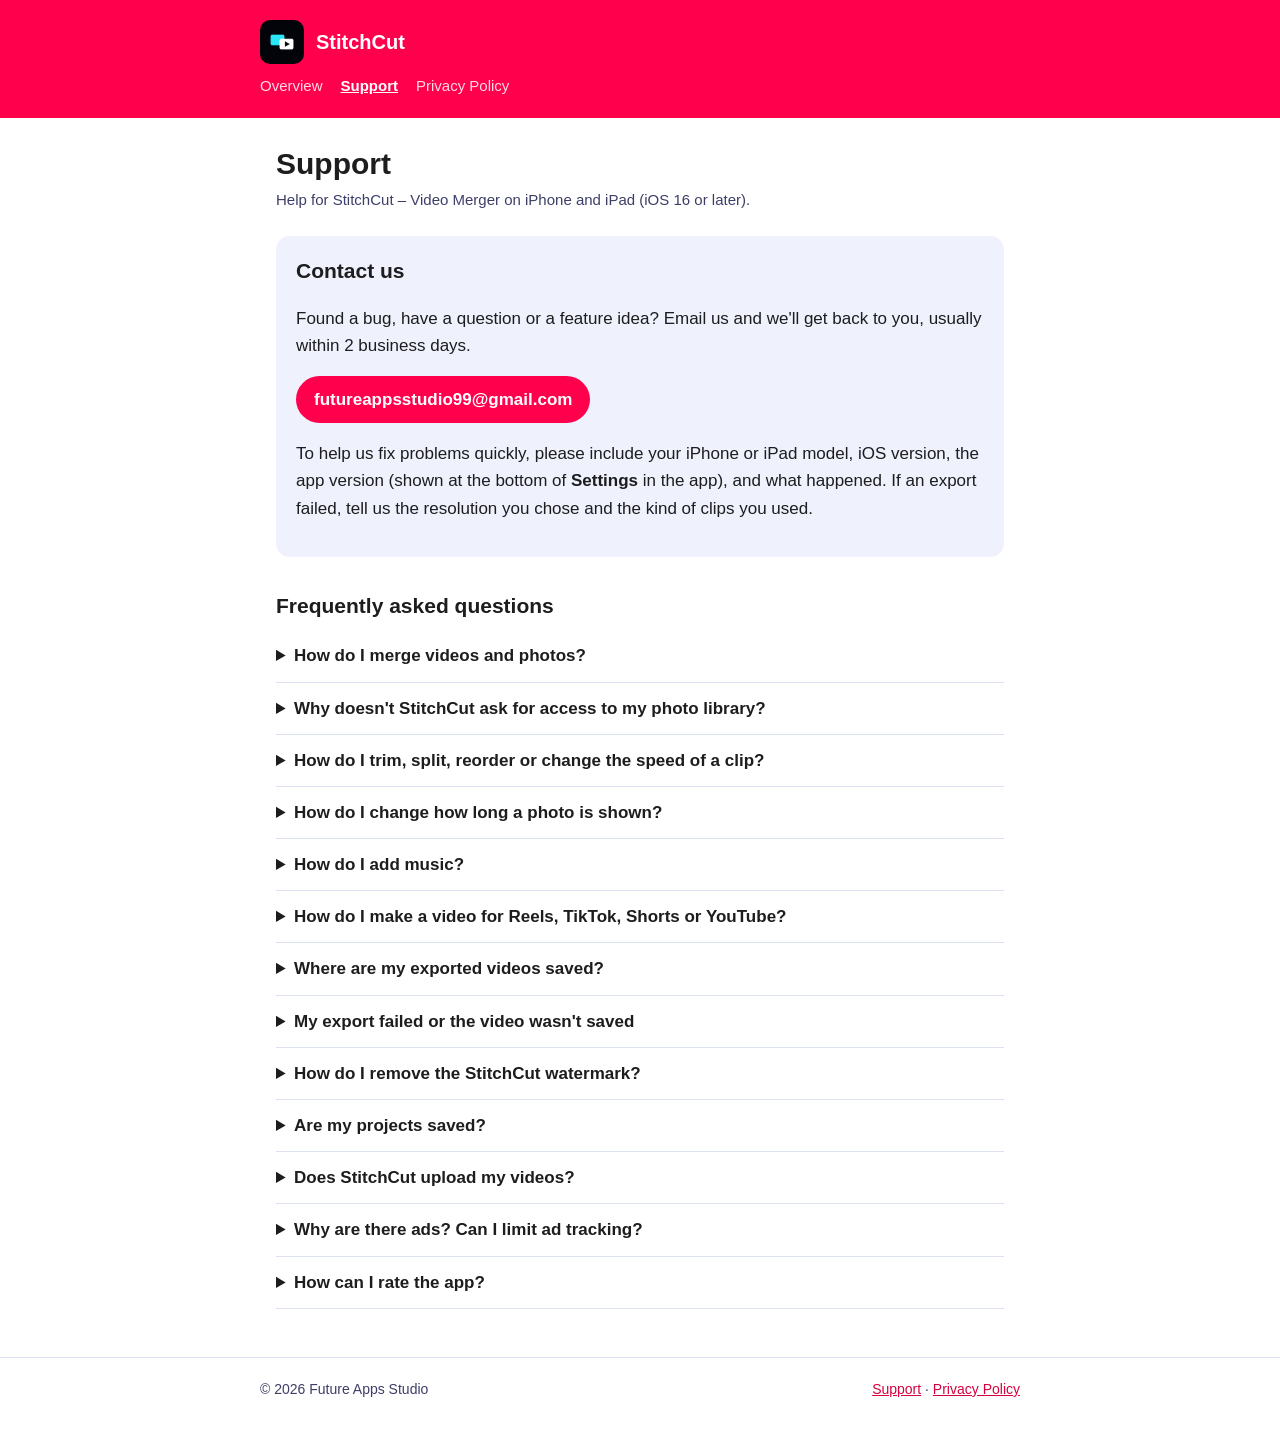
<file: stitchcut/support/index.html>
<!doctype html>
<html lang="en">
<head>
  <meta charset="utf-8">
  <meta name="viewport" content="width=device-width, initial-scale=1">
  <title>StitchCut Support</title>
  <meta name="description" content="Help, FAQ and contact for StitchCut – Video Merger on iPhone and iPad.">
  <link rel="stylesheet" href="/assets/style.css">
  <link rel="icon" href="/assets/stitchcut-icon.png">
</head>
<body>
  <header class="site-header">
    <div class="inner">
      <a class="brand" href="/stitchcut/"><img src="/assets/stitchcut-icon.png" alt="" width="44" height="44">StitchCut</a>
      <nav>
        <a href="/stitchcut/">Overview</a>
        <a href="/stitchcut/support/" aria-current="page">Support</a>
        <a href="/stitchcut/privacy-policy/">Privacy Policy</a>
      </nav>
    </div>
  </header>

  <main>
    <h1>Support</h1>
    <p class="meta">Help for StitchCut – Video Merger on iPhone and iPad (iOS 16 or later).</p>

    <div class="card">
      <h2>Contact us</h2>
      <p>Found a bug, have a question or a feature idea? Email us and we'll get back to you, usually within 2 business days.</p>
      <p><a class="button" href="mailto:futureappsstudio99@gmail.com?subject=StitchCut%20Support">futureappsstudio99@gmail.com</a></p>
      <p>To help us fix problems quickly, please include your iPhone or iPad model, iOS version, the app version (shown at the bottom of <strong>Settings</strong> in the app), and what happened. If an export failed, tell us the resolution you chose and the kind of clips you used.</p>
    </div>

    <h2>Frequently asked questions</h2>

    <details>
      <summary>How do I merge videos and photos?</summary>
      <p>Tap <strong>New Project</strong> and select the videos and photos you want, in any mix. They are added to the timeline in the order you picked them. Tap <strong>Export</strong> to save the merged video. To add more clips later, use <strong>Add</strong> in the editor toolbar.</p>
    </details>

    <details>
      <summary>Why doesn't StitchCut ask for access to my photo library?</summary>
      <p>StitchCut uses the iOS photo picker, which only gives the app the items you select, so it doesn't need access to your whole library. When you export, iOS asks for permission to <em>add</em> photos. That lets StitchCut save the finished video to Photos without being able to read your library.</p>
    </details>

    <details>
      <summary>How do I trim, split, reorder or change the speed of a clip?</summary>
      <p>Tap a clip on the timeline to select it and the edit tools appear at the bottom:</p>
      <ul>
        <li><strong>Trim</strong> — choose where the clip starts and ends.</li>
        <li><strong>Split</strong> — scroll the timeline so the white playhead is where you want to cut, then tap Split.</li>
        <li><strong>Speed</strong> — choose from 0.25× to 4×.</li>
        <li><strong>Arrange</strong> — reorder clips in a full-screen list.</li>
      </ul>
      <p>Made a mistake? Use the undo and redo buttons.</p>
    </details>

    <details>
      <summary>How do I change how long a photo is shown?</summary>
      <p>Select the photo on the timeline and tap <strong>Duration</strong>. Photos can be shown for 1 to 10 seconds (3 seconds by default).</p>
    </details>

    <details>
      <summary>How do I add music?</summary>
      <p>Tap <strong>Audio</strong> in the editor toolbar and choose a music file from the Files app. You can set its volume, choose where the song starts, and loop it or cut it to the length of your video. The same screen sets the volume of your clips' original sound.</p>
      <p>Songs from Apple Music are protected and can't be imported. Use audio files you own, saved to Files or iCloud Drive.</p>
    </details>

    <details>
      <summary>How do I make a video for Reels, TikTok, Shorts or YouTube?</summary>
      <p>Tap <strong>Canvas</strong> and choose 9:16 for Reels, TikTok and Shorts, 16:9 for YouTube, or 1:1, 4:5 or 3:4 for feed posts. Clips are fitted to the canvas with black bars so nothing is cropped.</p>
    </details>

    <details>
      <summary>Where are my exported videos saved?</summary>
      <p>In the <strong>Photos</strong> app, under Recents. After exporting you can also tap <strong>Share</strong> to send the video straight to another app.</p>
    </details>

    <details>
      <summary>My export failed or the video wasn't saved</summary>
      <ul>
        <li>Check that StitchCut may add photos: <strong>Settings → Privacy &amp; Security → Photos → StitchCut</strong>.</li>
        <li>Make sure there is enough free storage on your device.</li>
        <li>Keep StitchCut open until the export finishes. Leaving the app can stop the export.</li>
        <li>Try a lower resolution: tap <strong>Try 720p</strong> when the error appears, or choose 720p or 480p in the export sheet.</li>
        <li>A clip that can't be read is skipped with a message. Try re-saving that clip in Photos, or leave it out.</li>
      </ul>
    </details>

    <details>
      <summary>How do I remove the StitchCut watermark?</summary>
      <p>In the export sheet, tap <strong>Remove watermark</strong> (Watch a short ad). After the ad finishes, the watermark is removed from that project for good, including future re-exports. If no ad is available, try again in a moment. You can always export with the watermark.</p>
    </details>

    <details>
      <summary>Are my projects saved?</summary>
      <p>Yes. Projects are saved automatically as drafts on the home screen. Tap a draft to continue editing, or touch and hold it to rename, duplicate or delete it. Drafts are stored only on your device and are removed if you delete the app.</p>
    </details>

    <details>
      <summary>Does StitchCut upload my videos?</summary>
      <p>No. All editing and exporting happens on your iPhone or iPad. StitchCut has no servers and no account, and all features work in airplane mode. The only network use is for ads. See our <a href="/stitchcut/privacy-policy/">Privacy Policy</a>.</p>
    </details>

    <details>
      <summary>Why are there ads? Can I limit ad tracking?</summary>
      <p>Ads keep StitchCut free. To stop personalized ads based on tracking, go to <strong>Settings → Privacy &amp; Security → Tracking</strong> and turn off StitchCut. If you are in the EEA, the UK or Switzerland, you can change your ad choices in the app's <strong>Settings → Privacy &amp; ad choices</strong>.</p>
    </details>

    <details>
      <summary>How can I rate the app?</summary>
      <p>Open <strong>Settings → Rate StitchCut</strong> in the app. Thank you, reviews really help!</p>
    </details>
  </main>

  <footer class="site-footer">
    <div class="inner">
      <span>© 2026 Future Apps Studio</span>
      <span><a href="/stitchcut/support/">Support</a> · <a href="/stitchcut/privacy-policy/">Privacy Policy</a></span>
    </div>
  </footer>
</body>
</html>
</file>
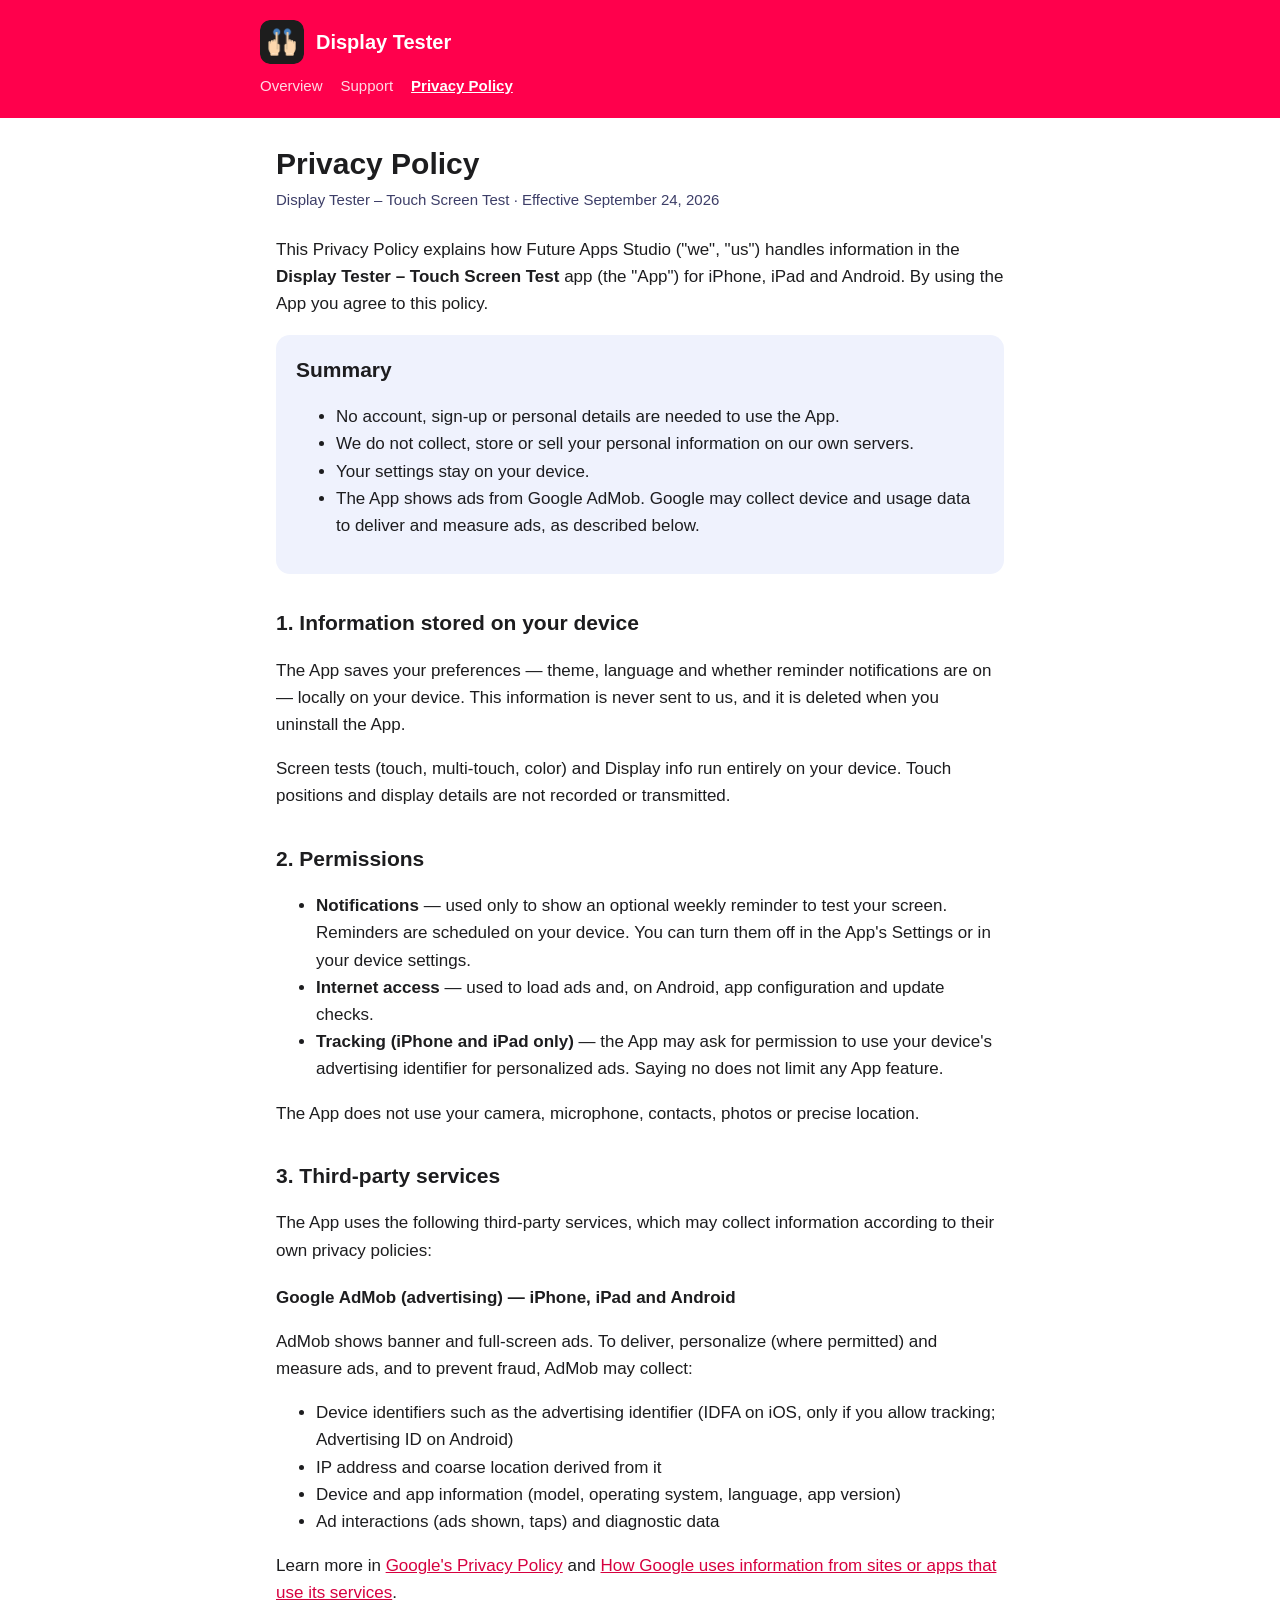
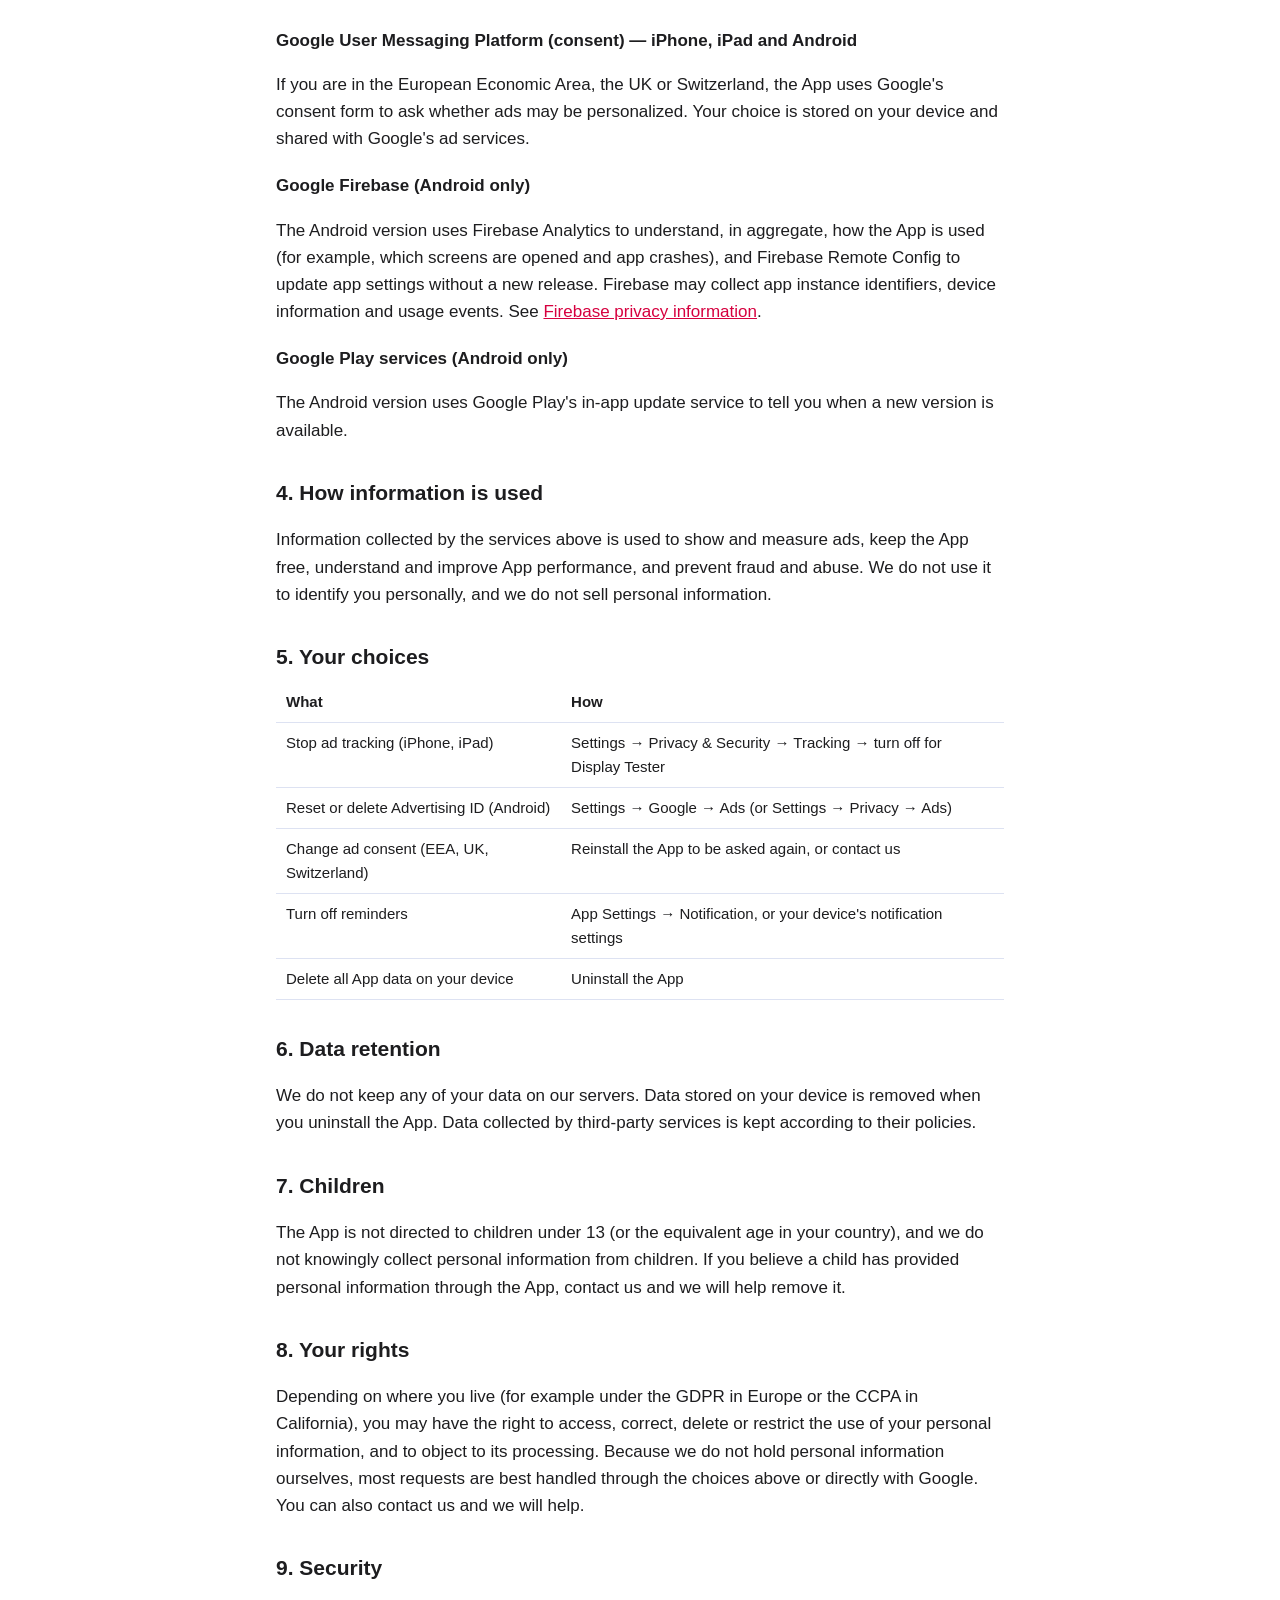
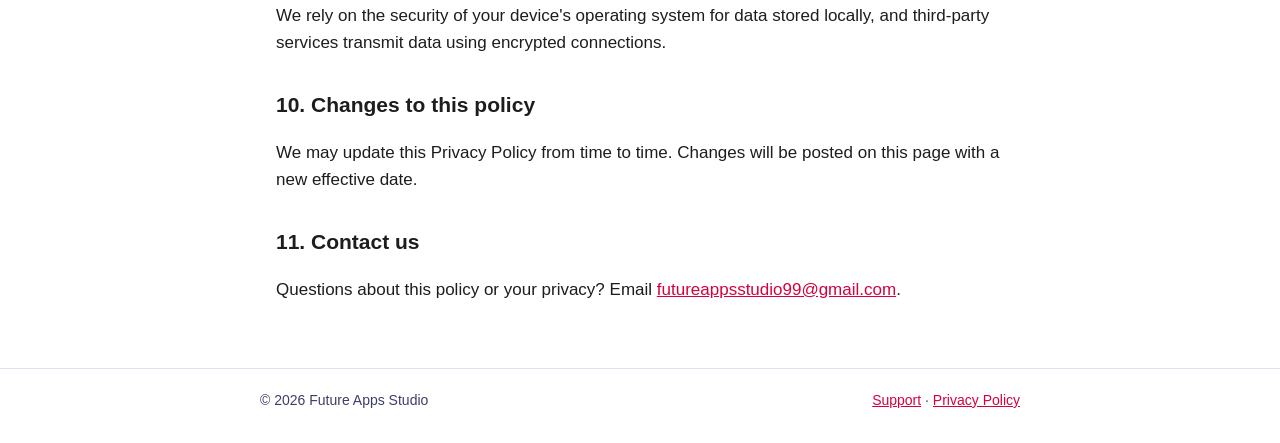
<file: touch-test/privacy-policy/index.html>
<!doctype html>
<html lang="en">
<head>
  <meta charset="utf-8">
  <meta name="viewport" content="width=device-width, initial-scale=1">
  <title>Display Tester Privacy Policy</title>
  <meta name="description" content="Privacy Policy for Display Tester – Touch Screen Test by Future Apps Studio.">
  <link rel="stylesheet" href="/assets/style.css">
  <link rel="icon" href="/assets/touch-test-icon.png">
</head>
<body>
  <header class="site-header">
    <div class="inner">
      <a class="brand" href="/touch-test/"><img src="/assets/touch-test-icon.png" alt="" width="44" height="44">Display Tester</a>
      <nav>
        <a href="/touch-test/">Overview</a>
        <a href="/touch-test/support/">Support</a>
        <a href="/touch-test/privacy-policy/" aria-current="page">Privacy Policy</a>
      </nav>
    </div>
  </header>

  <main>
    <h1>Privacy Policy</h1>
    <p class="meta">Display Tester – Touch Screen Test · Effective September 24, 2026</p>

    <p>This Privacy Policy explains how Future Apps Studio ("we", "us") handles information in the <strong>Display Tester – Touch Screen Test</strong> app (the "App") for iPhone, iPad and Android. By using the App you agree to this policy.</p>

    <div class="card">
      <h2>Summary</h2>
      <ul>
        <li>No account, sign-up or personal details are needed to use the App.</li>
        <li>We do not collect, store or sell your personal information on our own servers.</li>
        <li>Your settings stay on your device.</li>
        <li>The App shows ads from Google AdMob. Google may collect device and usage data to deliver and measure ads, as described below.</li>
      </ul>
    </div>

    <h2>1. Information stored on your device</h2>
    <p>The App saves your preferences — theme, language and whether reminder notifications are on — locally on your device. This information is never sent to us, and it is deleted when you uninstall the App.</p>
    <p>Screen tests (touch, multi-touch, color) and Display info run entirely on your device. Touch positions and display details are not recorded or transmitted.</p>

    <h2>2. Permissions</h2>
    <ul>
      <li><strong>Notifications</strong> — used only to show an optional weekly reminder to test your screen. Reminders are scheduled on your device. You can turn them off in the App's Settings or in your device settings.</li>
      <li><strong>Internet access</strong> — used to load ads and, on Android, app configuration and update checks.</li>
      <li><strong>Tracking (iPhone and iPad only)</strong> — the App may ask for permission to use your device's advertising identifier for personalized ads. Saying no does not limit any App feature.</li>
    </ul>
    <p>The App does not use your camera, microphone, contacts, photos or precise location.</p>

    <h2>3. Third-party services</h2>
    <p>The App uses the following third-party services, which may collect information according to their own privacy policies:</p>

    <h3>Google AdMob (advertising) — iPhone, iPad and Android</h3>
    <p>AdMob shows banner and full-screen ads. To deliver, personalize (where permitted) and measure ads, and to prevent fraud, AdMob may collect:</p>
    <ul>
      <li>Device identifiers such as the advertising identifier (IDFA on iOS, only if you allow tracking; Advertising ID on Android)</li>
      <li>IP address and coarse location derived from it</li>
      <li>Device and app information (model, operating system, language, app version)</li>
      <li>Ad interactions (ads shown, taps) and diagnostic data</li>
    </ul>
    <p>Learn more in <a href="https://policies.google.com/privacy">Google's Privacy Policy</a> and <a href="https://policies.google.com/technologies/partner-sites">How Google uses information from sites or apps that use its services</a>.</p>

    <h3>Google User Messaging Platform (consent) — iPhone, iPad and Android</h3>
    <p>If you are in the European Economic Area, the UK or Switzerland, the App uses Google's consent form to ask whether ads may be personalized. Your choice is stored on your device and shared with Google's ad services.</p>

    <h3>Google Firebase (Android only)</h3>
    <p>The Android version uses Firebase Analytics to understand, in aggregate, how the App is used (for example, which screens are opened and app crashes), and Firebase Remote Config to update app settings without a new release. Firebase may collect app instance identifiers, device information and usage events. See <a href="https://firebase.google.com/support/privacy">Firebase privacy information</a>.</p>

    <h3>Google Play services (Android only)</h3>
    <p>The Android version uses Google Play's in-app update service to tell you when a new version is available.</p>

    <h2>4. How information is used</h2>
    <p>Information collected by the services above is used to show and measure ads, keep the App free, understand and improve App performance, and prevent fraud and abuse. We do not use it to identify you personally, and we do not sell personal information.</p>

    <h2>5. Your choices</h2>
    <div class="table-wrap">
      <table>
        <thead><tr><th>What</th><th>How</th></tr></thead>
        <tbody>
          <tr><td>Stop ad tracking (iPhone, iPad)</td><td>Settings → Privacy &amp; Security → Tracking → turn off for Display Tester</td></tr>
          <tr><td>Reset or delete Advertising ID (Android)</td><td>Settings → Google → Ads (or Settings → Privacy → Ads)</td></tr>
          <tr><td>Change ad consent (EEA, UK, Switzerland)</td><td>Reinstall the App to be asked again, or contact us</td></tr>
          <tr><td>Turn off reminders</td><td>App Settings → Notification, or your device's notification settings</td></tr>
          <tr><td>Delete all App data on your device</td><td>Uninstall the App</td></tr>
        </tbody>
      </table>
    </div>

    <h2>6. Data retention</h2>
    <p>We do not keep any of your data on our servers. Data stored on your device is removed when you uninstall the App. Data collected by third-party services is kept according to their policies.</p>

    <h2>7. Children</h2>
    <p>The App is not directed to children under 13 (or the equivalent age in your country), and we do not knowingly collect personal information from children. If you believe a child has provided personal information through the App, contact us and we will help remove it.</p>

    <h2>8. Your rights</h2>
    <p>Depending on where you live (for example under the GDPR in Europe or the CCPA in California), you may have the right to access, correct, delete or restrict the use of your personal information, and to object to its processing. Because we do not hold personal information ourselves, most requests are best handled through the choices above or directly with Google. You can also contact us and we will help.</p>

    <h2>9. Security</h2>
    <p>We rely on the security of your device's operating system for data stored locally, and third-party services transmit data using encrypted connections.</p>

    <h2>10. Changes to this policy</h2>
    <p>We may update this Privacy Policy from time to time. Changes will be posted on this page with a new effective date.</p>

    <h2>11. Contact us</h2>
    <p>Questions about this policy or your privacy? Email <a href="mailto:futureappsstudio99@gmail.com?subject=Display%20Tester%20Privacy">futureappsstudio99@gmail.com</a>.</p>
  </main>

  <footer class="site-footer">
    <div class="inner">
      <span>© 2026 Future Apps Studio</span>
      <span><a href="/touch-test/support/">Support</a> · <a href="/touch-test/privacy-policy/">Privacy Policy</a></span>
    </div>
  </footer>
</body>
</html>
</file>
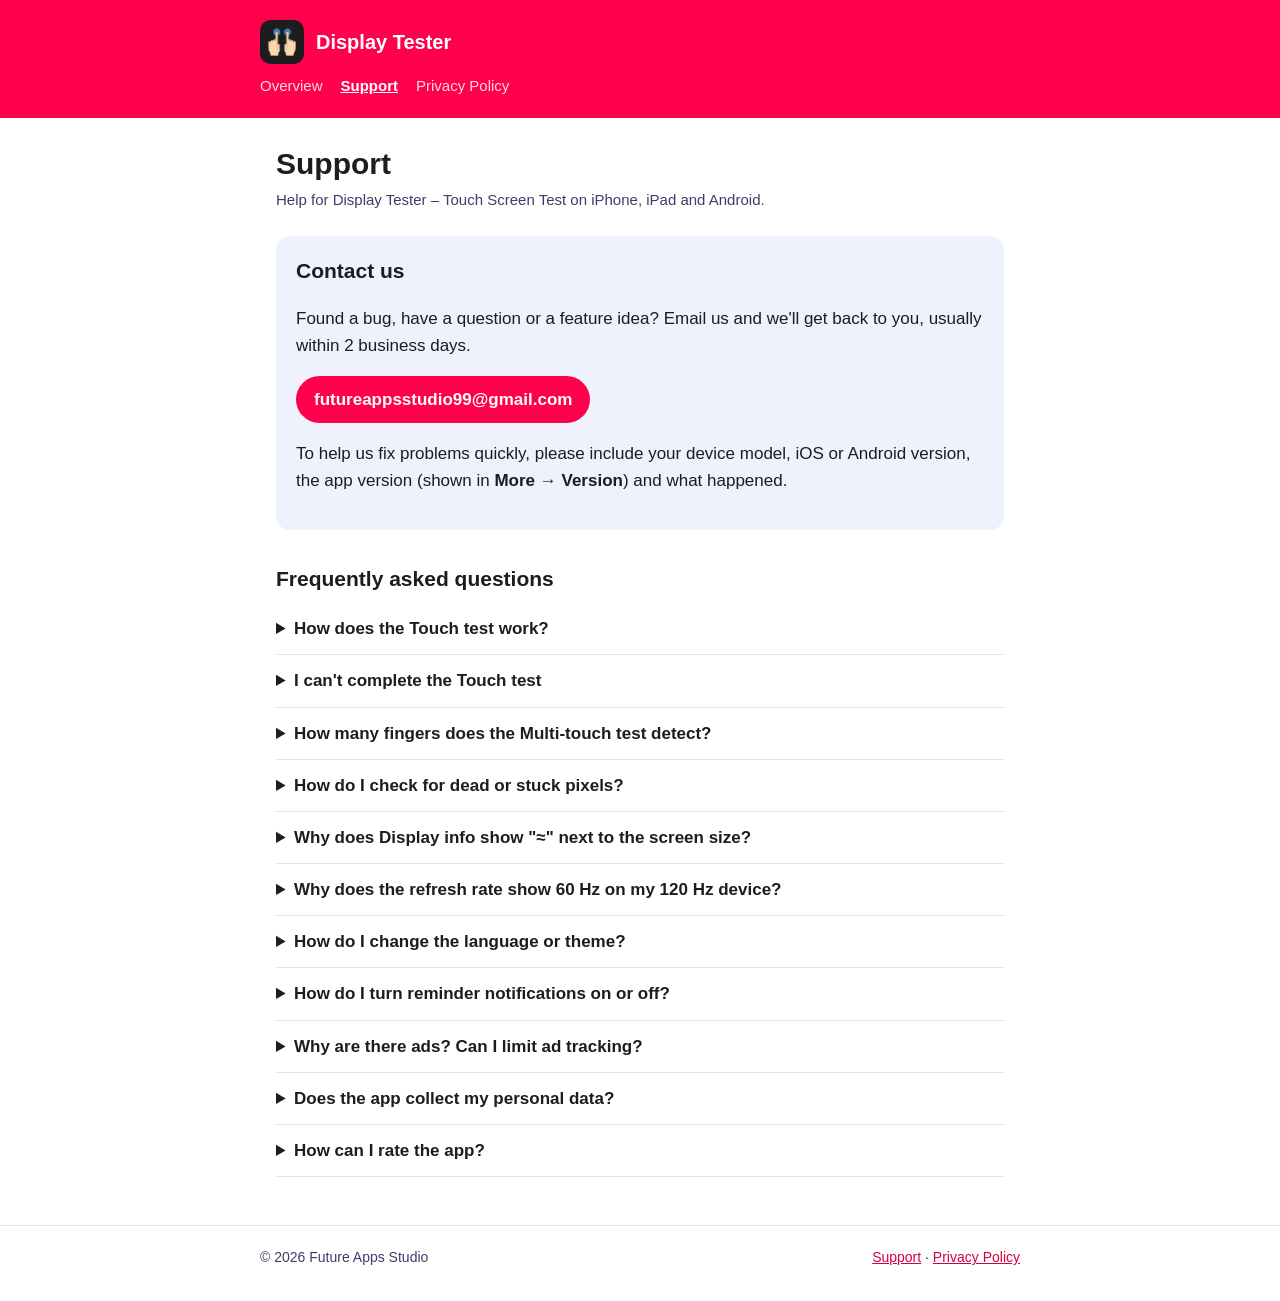
<file: touch-test/support/index.html>
<!doctype html>
<html lang="en">
<head>
  <meta charset="utf-8">
  <meta name="viewport" content="width=device-width, initial-scale=1">
  <title>Display Tester Support</title>
  <meta name="description" content="Help, FAQ and contact for Display Tester – Touch Screen Test.">
  <link rel="stylesheet" href="/assets/style.css">
  <link rel="icon" href="/assets/touch-test-icon.png">
</head>
<body>
  <header class="site-header">
    <div class="inner">
      <a class="brand" href="/touch-test/"><img src="/assets/touch-test-icon.png" alt="" width="44" height="44">Display Tester</a>
      <nav>
        <a href="/touch-test/">Overview</a>
        <a href="/touch-test/support/" aria-current="page">Support</a>
        <a href="/touch-test/privacy-policy/">Privacy Policy</a>
      </nav>
    </div>
  </header>

  <main>
    <h1>Support</h1>
    <p class="meta">Help for Display Tester – Touch Screen Test on iPhone, iPad and Android.</p>

    <div class="card">
      <h2>Contact us</h2>
      <p>Found a bug, have a question or a feature idea? Email us and we'll get back to you, usually within 2 business days.</p>
      <p><a class="button" href="mailto:futureappsstudio99@gmail.com?subject=Display%20Tester%20Support">futureappsstudio99@gmail.com</a></p>
      <p>To help us fix problems quickly, please include your device model, iOS or Android version, the app version (shown in <strong>More → Version</strong>) and what happened.</p>
    </div>

    <h2>Frequently asked questions</h2>

    <details>
      <summary>How does the Touch test work?</summary>
      <p>Open <strong>Touch</strong> and slide one finger across the screen. Each dot you touch changes color. The test passes when every dot has been touched. If some dots never change no matter how often you touch them, that area of your touch screen may not be responding.</p>
    </details>

    <details>
      <summary>I can't complete the Touch test</summary>
      <ul>
        <li>Move your finger slowly and make sure you cover the very edges and corners of the grid.</li>
        <li>Remove thick screen protectors or cases that cover the edge of the screen, then try again.</li>
        <li>Clean the screen and dry your fingers.</li>
        <li>Tap the <strong>X</strong> button to leave the test at any time.</li>
      </ul>
    </details>

    <details>
      <summary>How many fingers does the Multi-touch test detect?</summary>
      <p>The app shows every touch point your device reports. The maximum is set by your device's hardware and operating system, not by the app, so it differs between phones and tablets.</p>
    </details>

    <details>
      <summary>How do I check for dead or stuck pixels?</summary>
      <p>Open <strong>Color</strong> and tap anywhere to change the full-screen color. Look closely at each color: a dot that stays black is usually a dead pixel, and a dot that stays one bright color is usually a stuck pixel. Turn your screen brightness up for the best results.</p>
    </details>

    <details>
      <summary>Why does Display info show "≈" next to the screen size?</summary>
      <p>Some systems don't report the physical screen size directly. For newer or unrecognized devices the app estimates it from the resolution and pixel density, and marks the value with "≈".</p>
    </details>

    <details>
      <summary>Why does the refresh rate show 60 Hz on my 120 Hz device?</summary>
      <p>The app shows the maximum refresh rate the system reports. Low Power Mode and some accessibility settings (such as <em>Limit Frame Rate</em>) cap the display at 60 Hz. Turn these off and reopen Display info.</p>
    </details>

    <details>
      <summary>How do I change the language or theme?</summary>
      <p>Go to <strong>Settings</strong>. Choose <strong>Language</strong> to pick one of 18 languages, or <strong>Theme</strong> for Light, Dark or System default.</p>
    </details>

    <details>
      <summary>How do I turn reminder notifications on or off?</summary>
      <p>Use the <strong>Notification</strong> switch in <strong>Settings</strong>. On iPhone and iPad, if notifications were blocked earlier, allow them in the device's <strong>Settings → Notifications → Display Tester</strong>.</p>
    </details>

    <details>
      <summary>Why are there ads? Can I limit ad tracking?</summary>
      <p>Ads keep the app free. On iPhone and iPad you can stop personalized ads based on tracking in <strong>Settings → Privacy &amp; Security → Tracking</strong>. On Android, go to <strong>Settings → Google → Ads</strong>. See our <a href="/touch-test/privacy-policy/">Privacy Policy</a> for details.</p>
    </details>

    <details>
      <summary>Does the app collect my personal data?</summary>
      <p>The app doesn't ask for an account or personal information. Your settings are stored only on your device. Our advertising partner, Google AdMob, collects some device data to show ads; see the <a href="/touch-test/privacy-policy/">Privacy Policy</a>.</p>
    </details>

    <details>
      <summary>How can I rate the app?</summary>
      <p>Open <strong>More → Rate us</strong>. It takes you to the app's page on the App Store or Google Play. Thank you, reviews really help!</p>
    </details>
  </main>

  <footer class="site-footer">
    <div class="inner">
      <span>© 2026 Future Apps Studio</span>
      <span><a href="/touch-test/support/">Support</a> · <a href="/touch-test/privacy-policy/">Privacy Policy</a></span>
    </div>
  </footer>
</body>
</html>
</file>
<file: assets/style.css>
:root {
  --brand: #ff004c;
  --bg: #ffffff;
  --surface: #eff2fd;
  --text: #1d1d1f;
  --muted: #3d3e68;
  --border: #dde2f2;
  --link: #d6003f;
}

@media (prefers-color-scheme: dark) {
  :root {
    --bg: #000000;
    --surface: #2f2f38;
    --text: #f5f5f7;
    --muted: #b9bad3;
    --border: #3d3d48;
    --link: #ff4d7f;
  }
}

* { box-sizing: border-box; }

html { -webkit-text-size-adjust: 100%; }

body {
  margin: 0;
  background: var(--bg);
  color: var(--text);
  font: 17px/1.6 -apple-system, BlinkMacSystemFont, "SF Pro Text", "Segoe UI", Roboto, Helvetica, Arial, sans-serif;
}

a { color: var(--link); }

.site-header {
  background: var(--brand);
  color: #fff;
  padding: 20px 16px;
}

.site-header .inner,
main,
.site-footer .inner {
  max-width: 760px;
  margin: 0 auto;
}

.site-header a { color: #fff; text-decoration: none; }

.brand {
  display: flex;
  align-items: center;
  gap: 12px;
  font-weight: 700;
  font-size: 20px;
}

.brand img {
  width: 44px;
  height: 44px;
  border-radius: 10px;
}

nav {
  margin-top: 10px;
  display: flex;
  flex-wrap: wrap;
  gap: 6px 18px;
  font-size: 15px;
}

nav a { opacity: 0.85; }
nav a[aria-current="page"] { opacity: 1; font-weight: 600; text-decoration: underline; }

main { padding: 28px 16px 48px; }

h1 { font-size: 30px; line-height: 1.2; margin: 0 0 6px; }
h2 { font-size: 21px; margin: 32px 0 8px; }
h3 { font-size: 17px; margin: 20px 0 4px; }

.meta { color: var(--muted); margin: 0 0 24px; font-size: 15px; }

.card {
  background: var(--surface);
  border-radius: 14px;
  padding: 18px 20px;
  margin: 16px 0;
}

.card h2, .card h3 { margin-top: 0; }

.app-card {
  display: flex;
  gap: 16px;
  align-items: center;
  text-decoration: none;
  color: inherit;
}

.app-card img { width: 64px; height: 64px; border-radius: 14px; flex: none; }
.app-card p { margin: 2px 0 0; color: var(--muted); font-size: 15px; }

.button {
  display: inline-block;
  background: var(--brand);
  color: #fff;
  padding: 10px 18px;
  border-radius: 999px;
  text-decoration: none;
  font-weight: 600;
}

table { width: 100%; border-collapse: collapse; font-size: 15px; }
th, td { text-align: left; padding: 8px 10px; border-bottom: 1px solid var(--border); vertical-align: top; }
.table-wrap { overflow-x: auto; }

details { border-bottom: 1px solid var(--border); padding: 12px 0; }
summary { cursor: pointer; font-weight: 600; }
details p, details ul { margin: 8px 0 0; }

.site-footer {
  border-top: 1px solid var(--border);
  color: var(--muted);
  font-size: 14px;
  padding: 20px 16px 32px;
}

.site-footer .inner { display: flex; flex-wrap: wrap; gap: 8px 20px; justify-content: space-between; }
</file>
